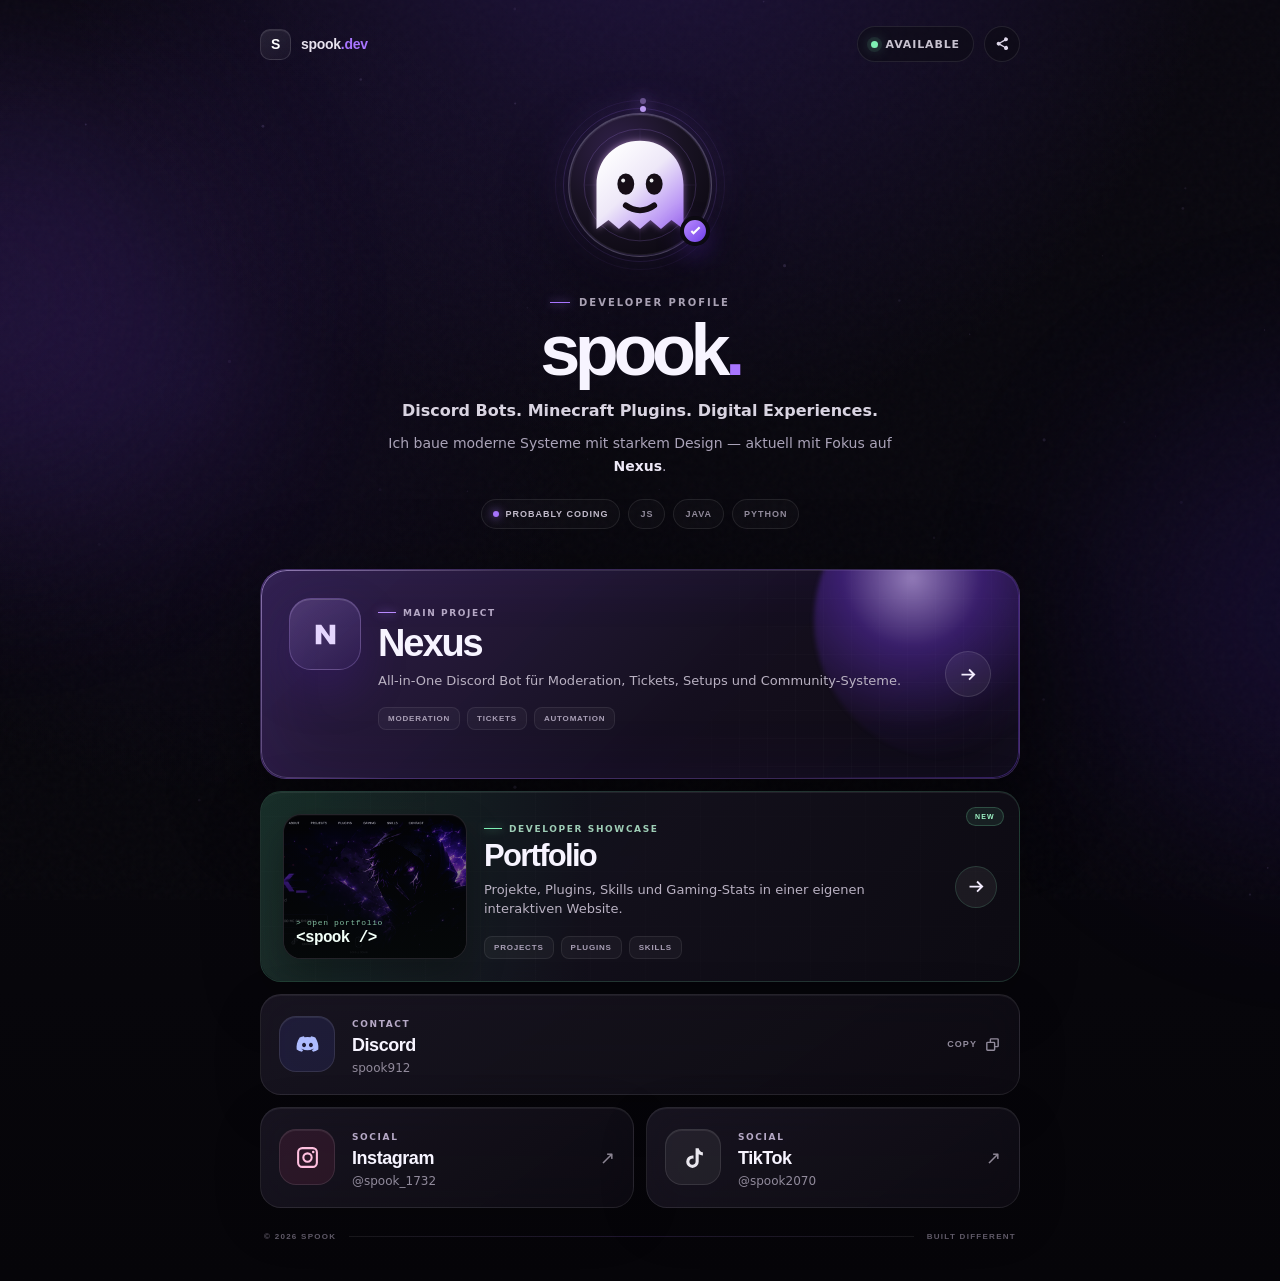
<file: index.html>
<!doctype html>
<html lang="de">
<head>
  <meta charset="utf-8">
  <meta name="viewport" content="width=device-width, initial-scale=1, viewport-fit=cover">
  <meta name="theme-color" content="#08070d">
  <meta name="color-scheme" content="dark">
  <meta name="description" content="spook — Developer Portfolio, Discord Bots, Minecraft Plugins, Nexus und Socials.">
  <meta property="og:title" content="spook — links & projects">
  <meta property="og:description" content="Portfolio, Nexus, Discord und Socials — alle wichtigen Links von spook.">
  <meta property="og:type" content="website">
  <title>spook — links & projects</title>
  <link rel="icon" href="assets/favicon.svg" type="image/svg+xml">
  <link rel="preload" href="assets/avatar.svg" as="image" type="image/svg+xml">
  <link rel="stylesheet" href="style.css">
  <script src="script.js" defer></script>
</head>
<body>
  <canvas class="ambient-canvas" id="ambientCanvas" aria-hidden="true"></canvas>
  <div class="ambient-glow glow-one" aria-hidden="true"></div>
  <div class="ambient-glow glow-two" aria-hidden="true"></div>
  <div class="noise" aria-hidden="true"></div>

  <main class="shell">
    <div class="topbar reveal" style="--delay: .02s">
      <a class="mini-brand" href="#top" aria-label="Nach oben">
        <span class="mini-mark">S</span>
        <span>spook<span class="accent">.dev</span></span>
      </a>

      <div class="top-actions">
        <span class="availability"><i></i> available</span>
        <button class="icon-button" id="shareButton" type="button" aria-label="Seite teilen">
          <svg viewBox="0 0 24 24" aria-hidden="true"><path d="M18 8a3 3 0 1 0-2.83-4A3 3 0 0 0 15 5c0 .23.03.45.08.66L8.9 9.2A3 3 0 0 0 7 8.5a3 3 0 1 0 1.9 5.3l6.18 3.54A3 3 0 0 0 15 18a3 3 0 1 0 1.1-2.32L9.92 12.14A3.1 3.1 0 0 0 10 11.5c0-.22-.03-.44-.08-.65l6.18-3.53A3 3 0 0 0 18 8Z"/></svg>
        </button>
      </div>
    </div>

    <section class="profile" id="top">
      <div class="avatar-wrap reveal" style="--delay: .08s">
        <div class="orbit orbit-a" aria-hidden="true"></div>
        <div class="orbit orbit-b" aria-hidden="true"></div>
        <div class="avatar-halo" aria-hidden="true"></div>
        <img class="avatar" src="assets/avatar.svg" alt="Spook Ghost Avatar" width="144" height="144">
        <span class="verified" title="Creator">
          <svg viewBox="0 0 24 24" aria-hidden="true"><path d="m9.2 16.6-4.1-4.1 2.1-2.1 2 2 7.6-7.6 2.1 2.1-9.7 9.7Z"/></svg>
        </span>
      </div>

      <div class="identity reveal" style="--delay: .13s">
        <p class="eyebrow"><span></span> DEVELOPER PROFILE</p>
        <h1>spook<span>.</span></h1>
        <p class="tagline">Discord Bots. Minecraft Plugins. Digital Experiences.</p>
        <p class="bio">Ich baue moderne Systeme mit starkem Design — aktuell mit Fokus auf <strong>Nexus</strong>.</p>

        <div class="profile-chips" aria-label="Technologien und Status">
          <span><i class="dot-code"></i> probably coding</span>
          <span>JS</span>
          <span>JAVA</span>
          <span>PYTHON</span>
        </div>
      </div>
    </section>

    <section class="links" aria-label="Links von spook">
      <a class="link-card featured reveal" style="--delay: .18s" href="https://spook2000.github.io/nexus/" target="_blank" rel="noopener noreferrer" data-tilt>
        <div class="featured-grid" aria-hidden="true"></div>
        <div class="featured-orb" aria-hidden="true"></div>
        <div class="link-icon nexus-icon" aria-hidden="true">
          <svg viewBox="0 0 48 48"><path d="M12 36V12h6.8l10.3 14.4V12H36v24h-6.7L18.9 21.5V36H12Z"/></svg>
        </div>
        <div class="link-copy">
          <span class="label"><i></i> MAIN PROJECT</span>
          <h2>Nexus</h2>
          <p>All-in-One Discord Bot für Moderation, Tickets, Setups und Community-Systeme.</p>
          <div class="feature-list" aria-hidden="true">
            <span>Moderation</span><span>Tickets</span><span>Automation</span>
          </div>
        </div>
        <span class="link-arrow" aria-hidden="true">
          <svg viewBox="0 0 24 24"><path d="M13.4 5.4 20 12l-6.6 6.6-1.5-1.5 4-4H4v-2h11.9l-4-4 1.5-1.7Z"/></svg>
        </span>
      </a>

      <a class="link-card portfolio-card reveal" style="--delay: .23s" href="portfolio/" data-tilt aria-label="Developer Portfolio von spook öffnen">
        <div class="portfolio-preview" aria-hidden="true">
          <img src="portfolio/assets/banner.jpg" alt="" loading="lazy">
          <div class="portfolio-preview-shade"></div>
          <div class="portfolio-terminal">
            <span>&gt; open portfolio</span>
            <strong>&lt;spook /&gt;</strong>
          </div>
        </div>
        <div class="link-copy portfolio-copy">
          <span class="label"><i></i> DEVELOPER SHOWCASE</span>
          <h2>Portfolio</h2>
          <p>Projekte, Plugins, Skills und Gaming-Stats in einer eigenen interaktiven Website.</p>
          <div class="feature-list" aria-hidden="true">
            <span>Projects</span><span>Plugins</span><span>Skills</span>
          </div>
        </div>
        <span class="new-badge" aria-hidden="true">NEW</span>
        <span class="link-arrow" aria-hidden="true">
          <svg viewBox="0 0 24 24"><path d="M13.4 5.4 20 12l-6.6 6.6-1.5-1.5 4-4H4v-2h11.9l-4-4 1.5-1.7Z"/></svg>
        </span>
      </a>

      <button class="link-card reveal" style="--delay: .28s" type="button" data-copy="spook912" data-tilt>
        <div class="link-icon discord-icon" aria-hidden="true">
          <svg viewBox="0 0 24 24"><path d="M19.5 5.3A16 16 0 0 0 15.4 4l-.5 1a14.7 14.7 0 0 0-5.8 0l-.5-1a16 16 0 0 0-4.1 1.3C1.9 9.2 1.2 13 1.6 16.7A16.6 16.6 0 0 0 6.7 19l1.2-1.7a10.4 10.4 0 0 1-1.8-.9l.4-.3a11.4 11.4 0 0 0 11 0l.5.3a12 12 0 0 1-1.9.9l1.2 1.7a16.6 16.6 0 0 0 5.1-2.3c.5-4.3-.8-8.1-2.9-11.4ZM8.7 14.7c-1 0-1.9-1-1.9-2.2s.8-2.2 1.9-2.2c1 0 1.9 1 1.9 2.2s-.9 2.2-1.9 2.2Zm6.6 0c-1 0-1.9-1-1.9-2.2s.8-2.2 1.9-2.2c1 0 1.9 1 1.9 2.2s-.9 2.2-1.9 2.2Z"/></svg>
        </div>
        <div class="link-copy compact">
          <span class="label">CONTACT</span>
          <h3>Discord</h3>
          <p>spook912</p>
        </div>
        <span class="card-action copy-action" aria-hidden="true">
          <span>COPY</span>
          <svg viewBox="0 0 24 24"><path d="M8 8V5a2 2 0 0 1 2-2h9a2 2 0 0 1 2 2v9a2 2 0 0 1-2 2h-3v3a2 2 0 0 1-2 2H5a2 2 0 0 1-2-2v-9a2 2 0 0 1 2-2h3Zm2 0h4a2 2 0 0 1 2 2v4h3V5h-9v3Zm4 2H5v9h9v-9Z"/></svg>
        </span>
      </button>

      <div class="social-row">
        <a class="link-card social reveal" style="--delay: .34s" href="https://www.instagram.com/spook_1732/" target="_blank" rel="noopener noreferrer" data-tilt>
          <div class="link-icon instagram-icon" aria-hidden="true">
            <svg viewBox="0 0 24 24"><path d="M7 2h10a5 5 0 0 1 5 5v10a5 5 0 0 1-5 5H7a5 5 0 0 1-5-5V7a5 5 0 0 1 5-5Zm0 2a3 3 0 0 0-3 3v10a3 3 0 0 0 3 3h10a3 3 0 0 0 3-3V7a3 3 0 0 0-3-3H7Zm10.5 1.5a1.25 1.25 0 1 1 0 2.5 1.25 1.25 0 0 1 0-2.5ZM12 7a5 5 0 1 1 0 10 5 5 0 0 1 0-10Zm0 2a3 3 0 1 0 0 6 3 3 0 0 0 0-6Z"/></svg>
          </div>
          <div class="link-copy compact">
            <span class="label">SOCIAL</span>
            <h3>Instagram</h3>
            <p>@spook_1732</p>
          </div>
          <span class="mini-arrow" aria-hidden="true">↗</span>
        </a>

        <a class="link-card social reveal" style="--delay: .39s" href="https://www.tiktok.com/@spook2070" target="_blank" rel="noopener noreferrer" data-tilt>
          <div class="link-icon tiktok-icon" aria-hidden="true">
            <svg viewBox="0 0 24 24"><path d="M14 3h3a5 5 0 0 0 4 4v3a8 8 0 0 1-4-1.1V16a6 6 0 1 1-6-6c.3 0 .7 0 1 .1v3.1a3 3 0 1 0 2 2.8V3Z"/></svg>
          </div>
          <div class="link-copy compact">
            <span class="label">SOCIAL</span>
            <h3>TikTok</h3>
            <p>@spook2070</p>
          </div>
          <span class="mini-arrow" aria-hidden="true">↗</span>
        </a>
      </div>
    </section>

    <footer class="footer reveal" style="--delay: .44s">
      <span>© 2026 SPOOK</span>
      <span class="footer-line"></span>
      <span>BUILT DIFFERENT</span>
    </footer>
  </main>

  <div class="toast" id="toast" role="status" aria-live="polite">
    <span class="toast-icon">✓</span>
    <span id="toastText">Discord-Name kopiert</span>
  </div>
</body>
</html>
</file>
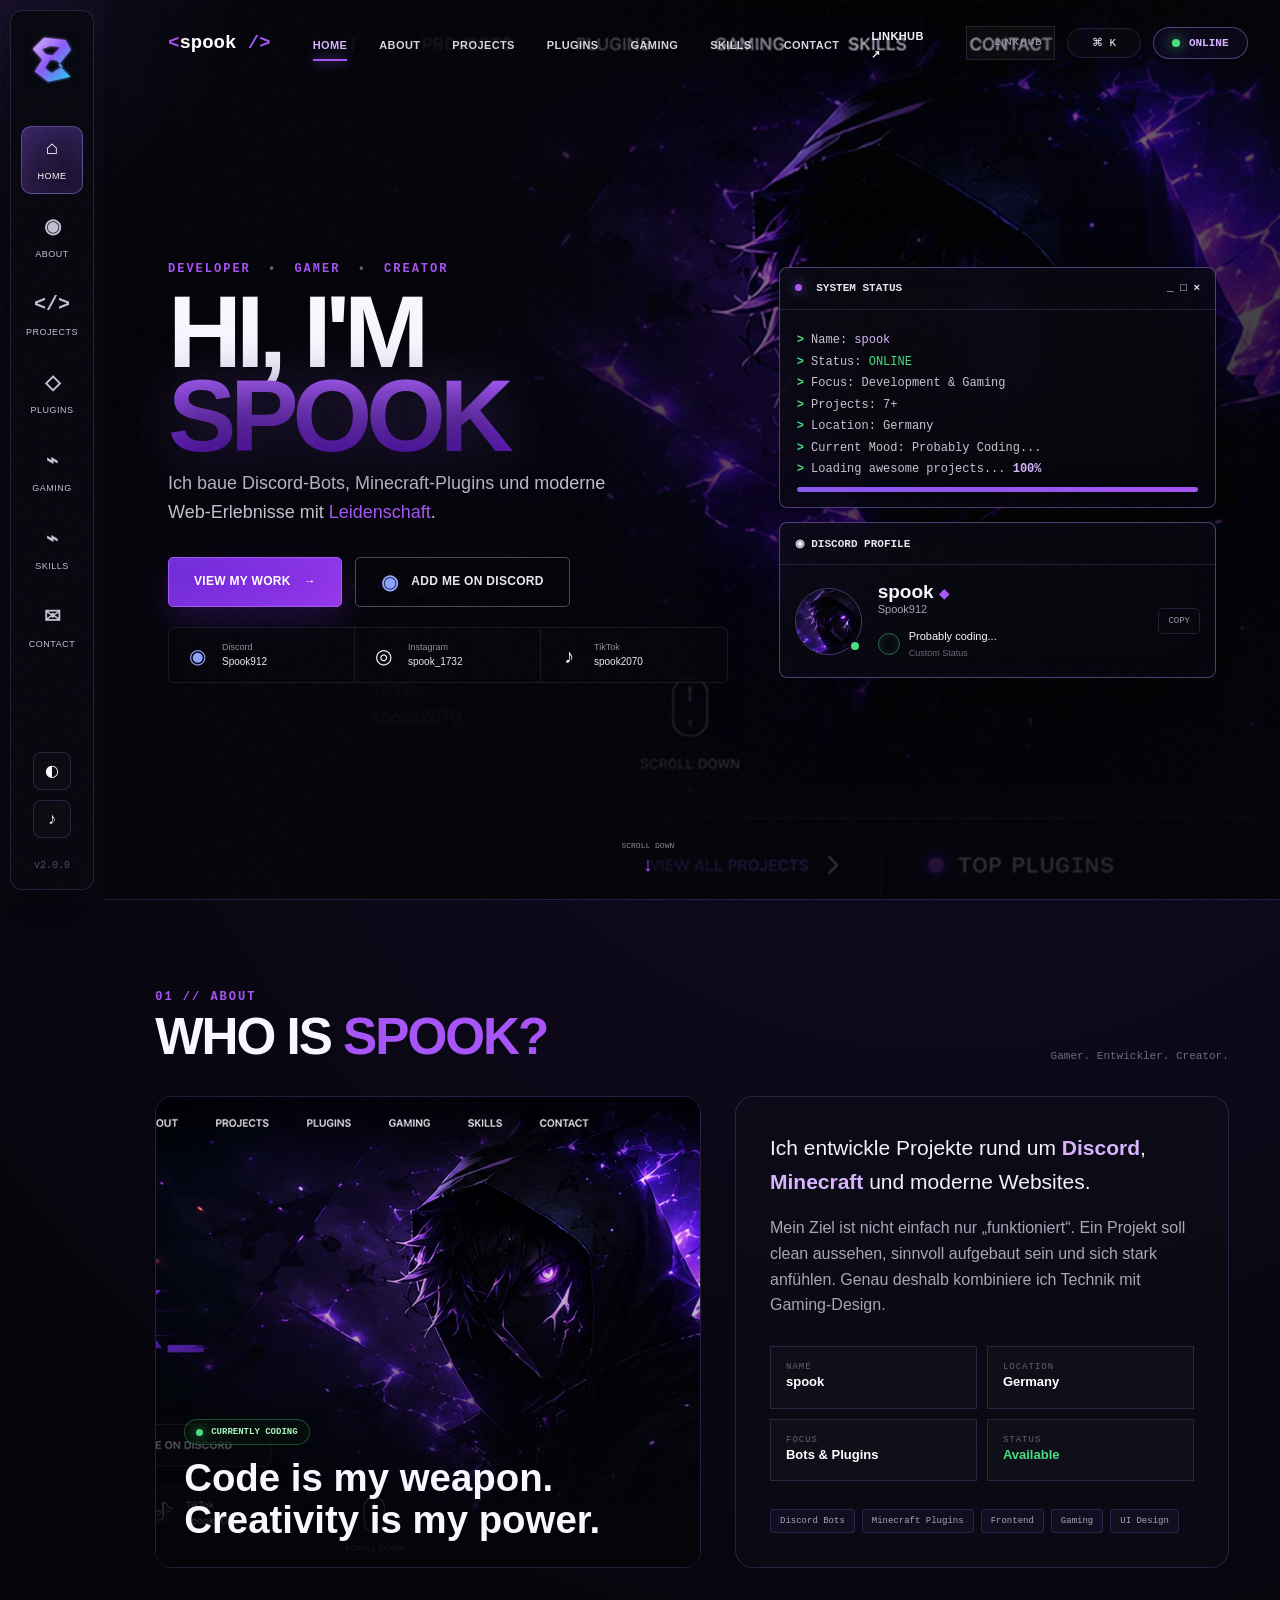
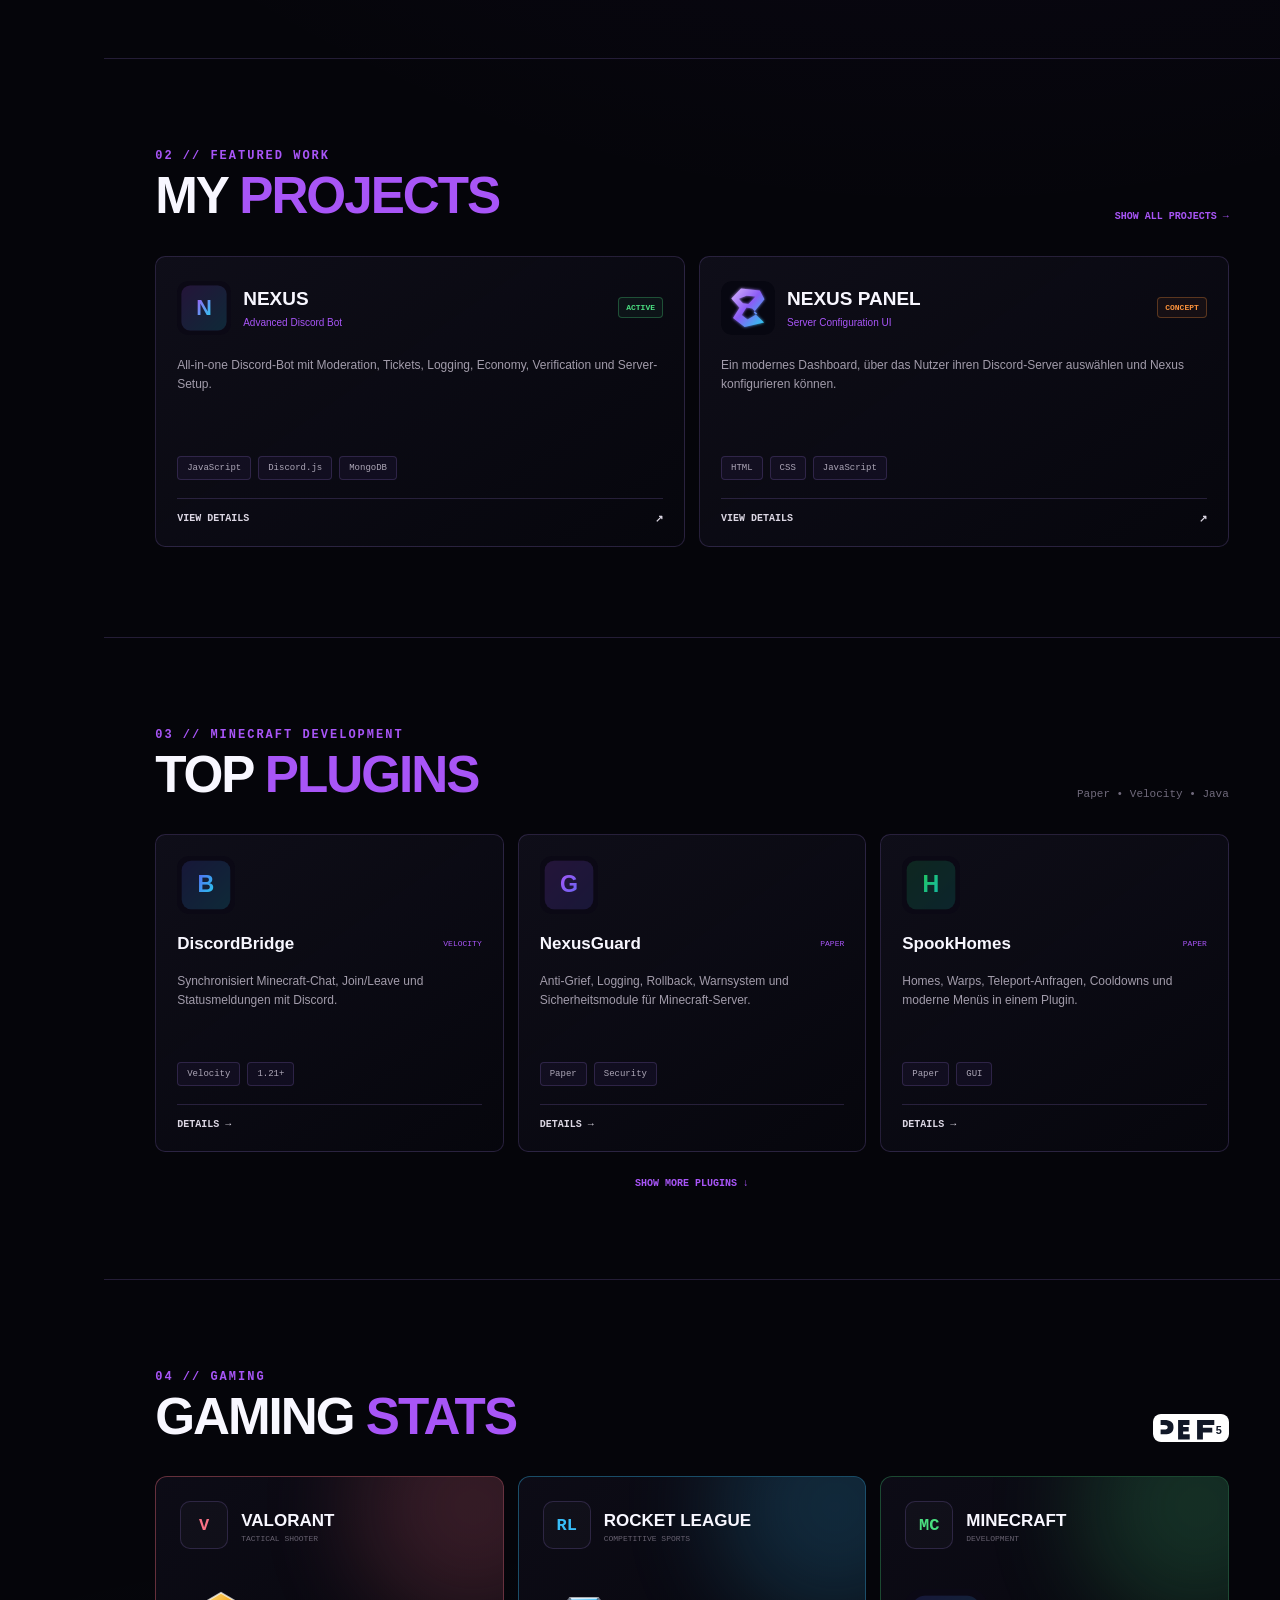
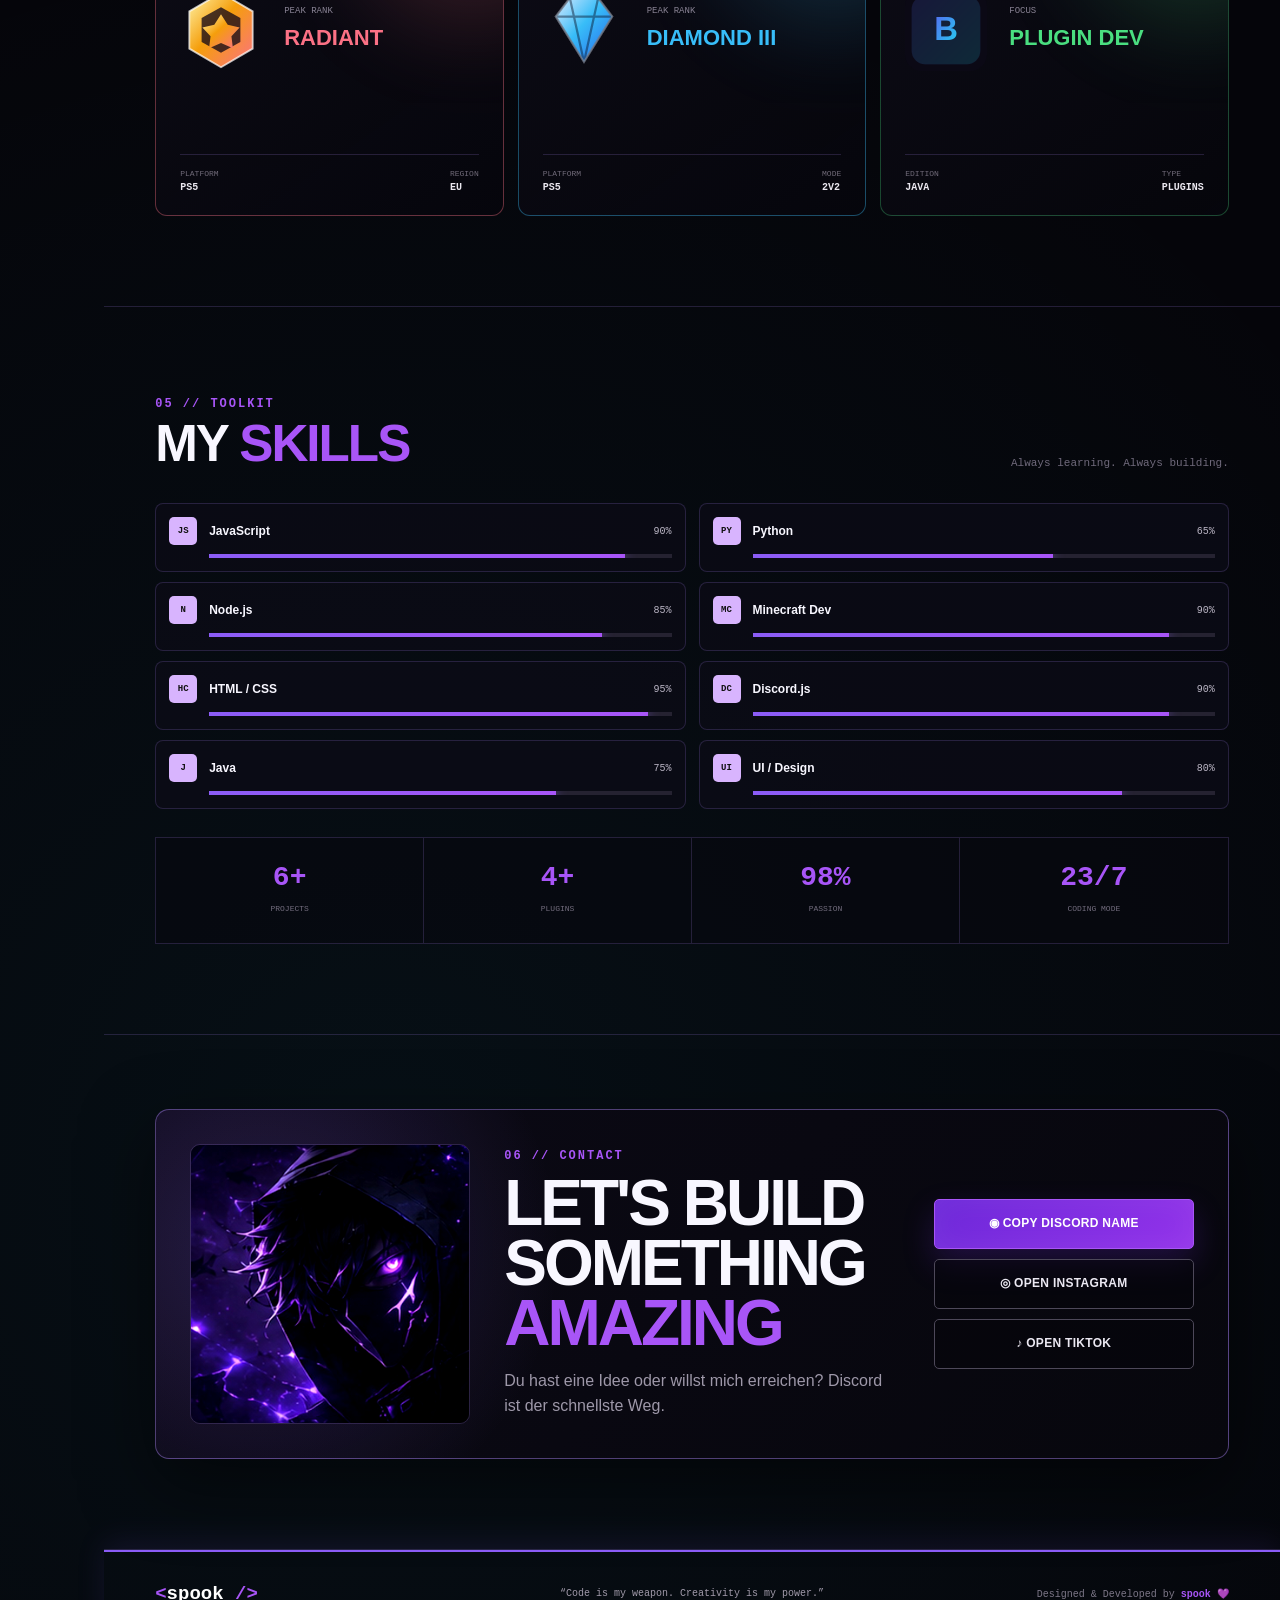
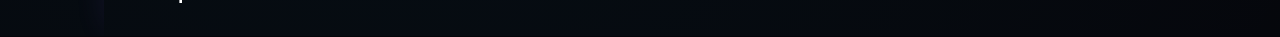
<file: portfolio/index.html>
<!DOCTYPE html>
<html lang="de">
<head>
  <meta charset="UTF-8">
  <meta name="viewport" content="width=device-width, initial-scale=1.0">
  <meta name="description" content="Offizielles Gaming- und Developer-Portfolio von spook. Discord-Bots, Minecraft-Plugins und Gaming.">
  <meta name="author" content="spook">
  <meta name="theme-color" content="#070711">
  <meta property="og:title" content="spook — Developer & Gamer">
  <meta property="og:description" content="Discord-Bots, Minecraft-Plugins und Gaming-Projekte.">
  <meta property="og:image" content="assets/banner.jpg">
  <title>spook — Developer & Gamer</title>
  <link rel="icon" href="assets/logo.svg" type="image/svg+xml">
  <link rel="stylesheet" href="style.css">
</head>
<body>
  <div class="boot-screen" id="bootScreen" aria-hidden="true">
    <div class="boot-box">
      <img src="assets/logo.svg" alt="">
      <div class="boot-title">&lt;SPOOK_SYSTEM /&gt;</div>
      <div class="boot-lines" id="bootLines"></div>
      <div class="boot-progress"><span id="bootProgress"></span></div>
      <small>INITIALIZING PORTFOLIO...</small>
    </div>
  </div>

  <div class="noise" aria-hidden="true"></div>
  <div class="cursor-glow" id="cursorGlow" aria-hidden="true"></div>
  <div class="page-progress" id="pageProgress" aria-hidden="true"></div>

  <aside class="sidebar" id="sidebar">
    <a class="sidebar-logo" href="#home" aria-label="Startseite">
      <img src="assets/logo.svg" alt="Spook Logo">
    </a>

    <nav class="side-nav" aria-label="Seitennavigation">
      <a class="side-link active" href="#home" data-label="Home">
        <span class="nav-icon">⌂</span><small>HOME</small>
      </a>
      <a class="side-link" href="#about" data-label="Über mich">
        <span class="nav-icon">◉</span><small>ABOUT</small>
      </a>
      <a class="side-link" href="#projects" data-label="Projekte">
        <span class="nav-icon">&lt;/&gt;</span><small>PROJECTS</small>
      </a>
      <a class="side-link" href="#plugins" data-label="Plugins">
        <span class="nav-icon">◇</span><small>PLUGINS</small>
      </a>
      <a class="side-link" href="#gaming" data-label="Gaming">
        <span class="nav-icon">⌁</span><small>GAMING</small>
      </a>
      <a class="side-link" href="#skills" data-label="Skills">
        <span class="nav-icon">⌁</span><small>SKILLS</small>
      </a>
      <a class="side-link" href="#contact" data-label="Kontakt">
        <span class="nav-icon">✉</span><small>CONTACT</small>
      </a>
    </nav>

    <div class="sidebar-bottom">
      <button class="sidebar-action" id="themeToggle" type="button" aria-label="Farbstil wechseln">◐</button>
      <button class="sidebar-action" id="soundToggle" type="button" aria-label="Sounds umschalten">♪</button>
      <small>v2.0.0</small>
    </div>
  </aside>

  <header class="topbar" id="topbar">
    <a class="wordmark" href="#home">&lt;<strong>spook</strong> /&gt;</a>

    <nav class="top-nav" id="topNav" aria-label="Hauptnavigation">
      <a class="top-link active" href="#home">HOME</a>
      <a class="top-link" href="#about">ABOUT</a>
      <a class="top-link" href="#projects">PROJECTS</a>
      <a class="top-link" href="#plugins">PLUGINS</a>
      <a class="top-link" href="#gaming">GAMING</a>
      <a class="top-link" href="#skills">SKILLS</a>
      <a class="top-link" href="#contact">CONTACT</a>
      <a class="top-link top-linkhub" href="../">LINKHUB ↗</a>
    </nav>

    <div class="top-actions">
      <a class="linkhub-return" href="../" aria-label="Zurück zum LinkHub">← <span>LINKHUB</span></a>
      <button class="mini-button" id="commandButton" type="button" title="Command-Menü öffnen">⌘ K</button>
      <div class="online-pill"><span></span> ONLINE</div>
      <button class="mobile-menu" id="mobileMenu" type="button" aria-label="Menü öffnen" aria-expanded="false">
        <i></i><i></i><i></i>
      </button>
    </div>
  </header>

  <main class="site-main">
    <section class="hero section-anchor" id="home">
      <div class="hero-art" aria-hidden="true">
        <img src="assets/hero-character.jpg" alt="">
        <div class="hero-art-overlay"></div>
      </div>

      <div class="hero-content reveal">
        <p class="kicker">DEVELOPER <span>•</span> GAMER <span>•</span> CREATOR</p>
        <h1>HI, I'M<br><strong>SPOOK_</strong></h1>
        <p class="hero-sub">
          Ich baue Discord-Bots, Minecraft-Plugins und moderne Web-Erlebnisse
          mit <span>Leidenschaft</span>.
        </p>

        <div class="hero-buttons">
          <a class="btn btn-primary magnetic" href="#projects">VIEW MY WORK <b>→</b></a>
          <button class="btn btn-outline magnetic copy-discord" type="button">
            <span class="discord-mark">◉</span> ADD ME ON DISCORD
          </button>
        </div>

        <div class="social-strip">
          <button class="social-item copy-discord" type="button">
            <span class="social-icon discord-bg">◉</span>
            <span><small>Discord</small><strong>Spook912</strong></span>
          </button>
          <a class="social-item" href="https://www.instagram.com/spook_1732/" target="_blank" rel="noopener">
            <span class="social-icon">◎</span>
            <span><small>Instagram</small><strong>spook_1732</strong></span>
          </a>
          <a class="social-item" href="https://www.tiktok.com/@spook2070" target="_blank" rel="noopener">
            <span class="social-icon">♪</span>
            <span><small>TikTok</small><strong>spook2070</strong></span>
          </a>
        </div>
      </div>

      <div class="hero-panels reveal">
        <article class="terminal-card glass-card">
          <div class="window-head">
            <span><i></i> SYSTEM STATUS</span>
            <div>_ □ ×</div>
          </div>
          <div class="terminal-body">
            <p><b>&gt;</b> Name: <span>spook</span></p>
            <p><b>&gt;</b> Status: <em>ONLINE</em></p>
            <p><b>&gt;</b> Focus: Development & Gaming</p>
            <p><b>&gt;</b> Projects: 7+</p>
            <p><b>&gt;</b> Location: Germany</p>
            <p><b>&gt;</b> Current Mood: Probably Coding...</p>
            <p><b>&gt;</b> Loading awesome projects... <strong>100%</strong></p>
            <div class="terminal-progress"><span></span></div>
          </div>
        </article>

        <article class="discord-profile glass-card">
          <div class="window-head">
            <span>◉ DISCORD PROFILE</span>
          </div>
          <div class="discord-profile-body">
            <div class="avatar">
              <img src="assets/avatar.jpg" alt="Cyber-Profilbild von spook">
              <i></i>
            </div>
            <div class="discord-info">
              <h2>spook <span>◆</span></h2>
              <p>Spook912</p>
              <div class="custom-status"><i></i><span>Probably coding...<small>Custom Status</small></span></div>
            </div>
            <button class="copy-mini copy-discord" type="button">COPY</button>
          </div>
        </article>
      </div>

      <a class="scroll-cue" href="#projects">
        <span>SCROLL DOWN</span>
        <i>↓</i>
      </a>
    </section>

    <section class="content-section section-anchor" id="about">
      <div class="section-header reveal">
        <div>
          <p class="section-kicker">01 // ABOUT</p>
          <h2>WHO IS <span>SPOOK?</span></h2>
        </div>
        <p class="section-note">Gamer. Entwickler. Creator.</p>
      </div>

      <div class="about-layout">
        <article class="about-banner reveal">
          <img src="assets/banner.jpg" alt="Cyber-Banner von spook">
          <div class="about-banner-overlay"></div>
          <div class="about-banner-copy">
            <span class="live-badge"><i></i> CURRENTLY CODING</span>
            <h3>Code is my weapon.<br>Creativity is my power.</h3>
          </div>
        </article>

        <div class="about-text reveal">
          <p class="lead">Ich entwickle Projekte rund um <strong>Discord</strong>, <strong>Minecraft</strong> und moderne Websites.</p>
          <p>Mein Ziel ist nicht einfach nur „funktioniert“. Ein Projekt soll clean aussehen, sinnvoll aufgebaut sein und sich stark anfühlen. Genau deshalb kombiniere ich Technik mit Gaming-Design.</p>
          <div class="about-facts">
            <div><span>NAME</span><strong>spook</strong></div>
            <div><span>LOCATION</span><strong>Germany</strong></div>
            <div><span>FOCUS</span><strong>Bots & Plugins</strong></div>
            <div><span>STATUS</span><strong class="green">Available</strong></div>
          </div>
          <div class="chip-row">
            <span>Discord Bots</span><span>Minecraft Plugins</span><span>Frontend</span><span>Gaming</span><span>UI Design</span>
          </div>
        </div>
      </div>
    </section>

    <section class="content-section section-anchor" id="projects">
      <div class="section-header reveal">
        <div>
          <p class="section-kicker">02 // FEATURED WORK</p>
          <h2>MY <span>PROJECTS</span></h2>
        </div>
        <button class="text-button" type="button" id="showAllProjects">SHOW ALL PROJECTS →</button>
      </div>

      <div class="projects-grid">
        <article class="project-card reveal" data-project="nexus">
          <div class="project-top">
            <img src="assets/nexus.svg" alt="">
            <div><h3>NEXUS</h3><p>Advanced Discord Bot</p></div>
            <span class="status-tag active">ACTIVE</span>
          </div>
          <p>All-in-one Discord-Bot mit Moderation, Tickets, Logging, Economy, Verification und Server-Setup.</p>
          <div class="tag-row"><span>JavaScript</span><span>Discord.js</span><span>MongoDB</span></div>
          <button class="card-link open-project" type="button">VIEW DETAILS <b>↗</b></button>
        </article>

        <article class="project-card reveal" data-project="dashboard">
          <div class="project-top">
            <img src="assets/logo.svg" alt="">
            <div><h3>NEXUS PANEL</h3><p>Server Configuration UI</p></div>
            <span class="status-tag concept">CONCEPT</span>
          </div>
          <p>Ein modernes Dashboard, über das Nutzer ihren Discord-Server auswählen und Nexus konfigurieren können.</p>
          <div class="tag-row"><span>HTML</span><span>CSS</span><span>JavaScript</span></div>
          <button class="card-link open-project" type="button">VIEW DETAILS <b>↗</b></button>
        </article>
      </div>
    </section>

    <section class="content-section section-anchor" id="plugins">
      <div class="section-header reveal">
        <div>
          <p class="section-kicker">03 // MINECRAFT DEVELOPMENT</p>
          <h2>TOP <span>PLUGINS</span></h2>
        </div>
        <p class="section-note">Paper • Velocity • Java</p>
      </div>

      <div class="plugin-grid">
        <article class="plugin-card reveal" data-project="bridge">
          <img src="assets/bridge.svg" alt="">
          <div class="plugin-title"><h3>DiscordBridge</h3><span>VELOCITY</span></div>
          <p>Synchronisiert Minecraft-Chat, Join/Leave und Statusmeldungen mit Discord.</p>
          <div class="tag-row"><span>Velocity</span><span>1.21+</span></div>
          <button class="open-project" type="button">DETAILS →</button>
        </article>

        <article class="plugin-card reveal" data-project="guard">
          <img src="assets/guard.svg" alt="">
          <div class="plugin-title"><h3>NexusGuard</h3><span>PAPER</span></div>
          <p>Anti-Grief, Logging, Rollback, Warnsystem und Sicherheitsmodule für Minecraft-Server.</p>
          <div class="tag-row"><span>Paper</span><span>Security</span></div>
          <button class="open-project" type="button">DETAILS →</button>
        </article>

        <article class="plugin-card reveal" data-project="homes">
          <img src="assets/homes.svg" alt="">
          <div class="plugin-title"><h3>SpookHomes</h3><span>PAPER</span></div>
          <p>Homes, Warps, Teleport-Anfragen, Cooldowns und moderne Menüs in einem Plugin.</p>
          <div class="tag-row"><span>Paper</span><span>GUI</span></div>
          <button class="open-project" type="button">DETAILS →</button>
        </article>

        <article class="plugin-card reveal extra-plugin" data-project="pulse">
          <img src="assets/pulse.svg" alt="">
          <div class="plugin-title"><h3>ServerPulse</h3><span>VELOCITY</span></div>
          <p>Live-Spielerzahlen, Netzwerkstatus, Wartungsmodus und Discord-Status in Echtzeit.</p>
          <div class="tag-row"><span>Velocity</span><span>Network</span></div>
          <button class="open-project" type="button">DETAILS →</button>
        </article>

        <article class="plugin-card reveal extra-plugin" data-project="items">
          <img src="assets/items.svg" alt="">
          <div class="plugin-title"><h3>CustomItems</h3><span>PAPER</span></div>
          <p>Eigene Items, Fähigkeiten, Rezepte, Seltenheiten und konfigurierbare Effekte.</p>
          <div class="tag-row"><span>Paper</span><span>Items</span></div>
          <button class="open-project" type="button">DETAILS →</button>
        </article>
      </div>

      <button class="expand-button reveal" id="expandPlugins" type="button">SHOW MORE PLUGINS ↓</button>
    </section>

    <section class="content-section section-anchor" id="gaming">
      <div class="section-header reveal">
        <div>
          <p class="section-kicker">04 // GAMING</p>
          <h2>GAMING <span>STATS</span></h2>
        </div>
        <div class="platform-badge"><img src="assets/ps5.svg" alt="PlayStation 5"></div>
      </div>

      <div class="gaming-grid">
        <article class="game-card valorant reveal">
          <div class="game-head">
            <span class="game-logo">V</span>
            <div><h3>VALORANT</h3><p>TACTICAL SHOOTER</p></div>
          </div>
          <div class="rank-block">
            <img src="assets/radiant.svg" alt="Radiant Rang">
            <div><span>PEAK RANK</span><strong>RADIANT</strong></div>
          </div>
          <div class="game-details">
            <span>PLATFORM <strong>PS5</strong></span>
            <span>REGION <strong>EU</strong></span>
          </div>
        </article>

        <article class="game-card rocket reveal">
          <div class="game-head">
            <span class="game-logo">RL</span>
            <div><h3>ROCKET LEAGUE</h3><p>COMPETITIVE SPORTS</p></div>
          </div>
          <div class="rank-block">
            <img src="assets/diamond.svg" alt="Diamond III Rang">
            <div><span>PEAK RANK</span><strong>DIAMOND III</strong></div>
          </div>
          <div class="game-details">
            <span>PLATFORM <strong>PS5</strong></span>
            <span>MODE <strong>2V2</strong></span>
          </div>
        </article>

        <article class="game-card minecraft reveal">
          <div class="game-head">
            <span class="game-logo">MC</span>
            <div><h3>MINECRAFT</h3><p>DEVELOPMENT</p></div>
          </div>
          <div class="rank-block">
            <img src="assets/bridge.svg" alt="">
            <div><span>FOCUS</span><strong>PLUGIN DEV</strong></div>
          </div>
          <div class="game-details">
            <span>EDITION <strong>JAVA</strong></span>
            <span>TYPE <strong>PLUGINS</strong></span>
          </div>
        </article>
      </div>
    </section>

    <section class="content-section section-anchor" id="skills">
      <div class="section-header reveal">
        <div>
          <p class="section-kicker">05 // TOOLKIT</p>
          <h2>MY <span>SKILLS</span></h2>
        </div>
        <p class="section-note">Always learning. Always building.</p>
      </div>

      <div class="skills-layout">
        <div class="skill-list reveal">
          <div class="skill-row"><div><span>JS</span><strong>JavaScript</strong><b>90%</b></div><div class="skill-track"><i data-width="90"></i></div></div>
          <div class="skill-row"><div><span>N</span><strong>Node.js</strong><b>85%</b></div><div class="skill-track"><i data-width="85"></i></div></div>
          <div class="skill-row"><div><span>HC</span><strong>HTML / CSS</strong><b>95%</b></div><div class="skill-track"><i data-width="95"></i></div></div>
          <div class="skill-row"><div><span>J</span><strong>Java</strong><b>75%</b></div><div class="skill-track"><i data-width="75"></i></div></div>
        </div>

        <div class="skill-list reveal">
          <div class="skill-row"><div><span>PY</span><strong>Python</strong><b>65%</b></div><div class="skill-track"><i data-width="65"></i></div></div>
          <div class="skill-row"><div><span>MC</span><strong>Minecraft Dev</strong><b>90%</b></div><div class="skill-track"><i data-width="90"></i></div></div>
          <div class="skill-row"><div><span>DC</span><strong>Discord.js</strong><b>90%</b></div><div class="skill-track"><i data-width="90"></i></div></div>
          <div class="skill-row"><div><span>UI</span><strong>UI / Design</strong><b>80%</b></div><div class="skill-track"><i data-width="80"></i></div></div>
        </div>
      </div>

      <div class="stats-grid reveal">
        <div><span class="counter" data-target="7" data-suffix="+">0+</span><small>PROJECTS</small></div>
        <div><span class="counter" data-target="5" data-suffix="+">0+</span><small>PLUGINS</small></div>
        <div><span class="counter" data-target="100" data-suffix="%">0%</span><small>PASSION</small></div>
        <div><span class="counter" data-target="24" data-suffix="/7">0/7</span><small>CODING MODE</small></div>
      </div>
    </section>

    <section class="contact-section section-anchor" id="contact">
      <div class="contact-card reveal">
        <div class="contact-character">
          <img src="assets/avatar.jpg" alt="Profilbild von spook">
        </div>
        <div class="contact-copy">
          <p class="section-kicker">06 // CONTACT</p>
          <h2>LET'S BUILD<br>SOMETHING <span>AMAZING</span></h2>
          <p>Du hast eine Idee oder willst mich erreichen? Discord ist der schnellste Weg.</p>
        </div>
        <div class="contact-actions">
          <button class="btn btn-primary copy-discord" type="button">◉ COPY DISCORD NAME</button>
          <a class="btn btn-outline" href="https://www.instagram.com/spook_1732/" target="_blank" rel="noopener">◎ OPEN INSTAGRAM</a>
          <a class="btn btn-outline" href="https://www.tiktok.com/@spook2070" target="_blank" rel="noopener">♪ OPEN TIKTOK</a>
        </div>
      </div>
    </section>
  </main>

  <footer class="site-footer">
    <a class="wordmark" href="#home">&lt;<strong>spook</strong> /&gt;</a>
    <p>“Code is my weapon. Creativity is my power.”</p>
    <span>Designed & Developed by <strong>spook</strong> 💜</span>
  </footer>

  <button class="back-top" id="backTop" type="button" aria-label="Nach oben scrollen">↑</button>
  <div class="toast" id="toast" role="status" aria-live="polite"></div>

  <div class="command-palette" id="commandPalette" aria-hidden="true">
    <div class="command-backdrop" data-close-command></div>
    <div class="command-box">
      <div class="command-search">
        <span>⌕</span>
        <input id="commandInput" type="text" placeholder="Gehe zu einem Bereich..." autocomplete="off">
        <kbd>ESC</kbd>
      </div>
      <div class="command-results">
        <button type="button" data-command-target="home">⌂ <span>Home</span><small>01</small></button>
        <button type="button" data-command-target="projects">&lt;/&gt; <span>Projects</span><small>02</small></button>
        <button type="button" data-command-target="plugins">◇ <span>Plugins</span><small>03</small></button>
        <button type="button" data-command-target="gaming">⌁ <span>Gaming</span><small>04</small></button>
        <button type="button" data-command-target="skills">⌁ <span>Skills</span><small>05</small></button>
        <button type="button" data-command-copy>◉ <span>Copy Discord: Spook912</span><small>COPY</small></button>
      </div>
    </div>
  </div>

  <div class="project-modal" id="projectModal" aria-hidden="true">
    <div class="modal-backdrop" data-close-modal></div>
    <article class="modal-card">
      <button class="modal-close" type="button" data-close-modal>×</button>
      <img id="modalIcon" src="assets/logo.svg" alt="">
      <p id="modalType">PROJECT</p>
      <h2 id="modalTitle">Project title</h2>
      <p id="modalDescription">Project description</p>
      <div class="modal-features" id="modalFeatures"></div>
      <div class="tag-row" id="modalTags"></div>
    </article>
  </div>

  <script src="script.js"></script>
</body>
</html>
</file>
<file: style.css>
:root {
  --bg: #08070d;
  --surface: rgba(20, 17, 29, .72);
  --surface-strong: rgba(24, 20, 35, .92);
  --line: rgba(255, 255, 255, .09);
  --line-strong: rgba(255, 255, 255, .16);
  --text: #f7f4ff;
  --muted: #aaa3b8;
  --accent: #a875ff;
  --accent-2: #6f38ff;
  --accent-soft: rgba(168, 117, 255, .16);
  --success: #7ef0b4;
  --shadow: 0 30px 90px rgba(0, 0, 0, .46);
  --radius: 26px;
}

* { box-sizing: border-box; }
html { scroll-behavior: smooth; }
body {
  min-height: 100vh;
  margin: 0;
  overflow-x: hidden;
  color: var(--text);
  background:
    radial-gradient(circle at 50% -12%, rgba(122, 67, 255, .20), transparent 38%),
    radial-gradient(circle at 15% 30%, rgba(83, 38, 170, .12), transparent 29%),
    linear-gradient(180deg, #0a0810 0%, var(--bg) 54%, #060509 100%);
  font-family: "Inter", system-ui, -apple-system, BlinkMacSystemFont, "Segoe UI", sans-serif;
  -webkit-font-smoothing: antialiased;
}

button, a { -webkit-tap-highlight-color: transparent; }
button { font: inherit; }
a { color: inherit; text-decoration: none; }
svg { display: block; }

.ambient-canvas {
  position: fixed;
  inset: 0;
  width: 100%;
  height: 100%;
  pointer-events: none;
  opacity: .45;
}

.ambient-glow {
  position: fixed;
  width: 460px;
  height: 460px;
  border-radius: 50%;
  filter: blur(100px);
  pointer-events: none;
  opacity: .14;
  animation: drift 14s ease-in-out infinite alternate;
}
.glow-one { top: 8%; left: -240px; background: #8a4cff; }
.glow-two { right: -280px; bottom: 6%; background: #5a27d8; animation-delay: -6s; }

.noise {
  position: fixed;
  inset: 0;
  pointer-events: none;
  opacity: .035;
  background-image: url("data:image/svg+xml,%3Csvg viewBox='0 0 180 180' xmlns='http://www.w3.org/2000/svg'%3E%3Cfilter id='n'%3E%3CfeTurbulence type='fractalNoise' baseFrequency='.9' numOctaves='3' stitchTiles='stitch'/%3E%3C/filter%3E%3Crect width='100%25' height='100%25' filter='url(%23n)' opacity='.65'/%3E%3C/svg%3E");
}

.shell {
  position: relative;
  z-index: 1;
  width: min(100% - 34px, 760px);
  margin: 0 auto;
  padding: 26px 0 40px;
}

.topbar {
  display: flex;
  align-items: center;
  justify-content: space-between;
  margin-bottom: 46px;
}

.mini-brand {
  display: inline-flex;
  align-items: center;
  gap: 10px;
  color: #e8e3ef;
  font-family: "Inter Display", "Inter", sans-serif;
  font-size: 14px;
  font-weight: 700;
  letter-spacing: -.02em;
}

.mini-mark {
  display: grid;
  width: 31px;
  height: 31px;
  place-items: center;
  border: 1px solid rgba(255, 255, 255, .12);
  border-radius: 10px;
  background: linear-gradient(145deg, rgba(255, 255, 255, .09), rgba(255, 255, 255, .03));
  box-shadow: inset 0 1px rgba(255, 255, 255, .08);
  color: white;
}
.accent { color: var(--accent); }

.top-actions { display: flex; align-items: center; gap: 10px; }
.availability {
  display: inline-flex;
  align-items: center;
  gap: 8px;
  min-height: 36px;
  padding: 0 13px;
  border: 1px solid var(--line);
  border-radius: 999px;
  background: rgba(14, 12, 20, .56);
  color: #c8c2d0;
  font-size: 11px;
  font-weight: 700;
  letter-spacing: .08em;
  text-transform: uppercase;
  backdrop-filter: blur(14px);
}
.availability i {
  width: 7px;
  height: 7px;
  border-radius: 50%;
  background: var(--success);
  box-shadow: 0 0 0 4px rgba(126, 240, 180, .09), 0 0 14px rgba(126, 240, 180, .65);
  animation: pulse 2s ease-in-out infinite;
}
.icon-button {
  display: grid;
  width: 36px;
  height: 36px;
  padding: 0;
  place-items: center;
  border: 1px solid var(--line);
  border-radius: 50%;
  background: rgba(14, 12, 20, .56);
  color: #ddd6e9;
  cursor: pointer;
  transition: transform .25s ease, border-color .25s ease, background .25s ease;
  backdrop-filter: blur(14px);
}
.icon-button svg { width: 16px; fill: currentColor; }
.icon-button:hover { transform: translateY(-2px); border-color: rgba(168, 117, 255, .42); background: rgba(168, 117, 255, .09); }

.profile { text-align: center; }
.avatar-wrap {
  position: relative;
  width: 154px;
  height: 154px;
  margin: 0 auto 26px;
}
.avatar-halo {
  position: absolute;
  inset: 16px;
  border-radius: 50%;
  background: var(--accent);
  filter: blur(28px);
  opacity: .28;
}
.avatar {
  position: absolute;
  inset: 5px;
  width: 144px;
  height: 144px;
  border: 1px solid rgba(255, 255, 255, .16);
  border-radius: 50%;
  background: linear-gradient(145deg, rgba(255, 255, 255, .08), rgba(255, 255, 255, .025));
  box-shadow: 0 25px 60px rgba(0, 0, 0, .5), inset 0 1px rgba(255, 255, 255, .12);
}
.orbit {
  position: absolute;
  inset: 0;
  border-radius: 50%;
  border: 1px solid rgba(168, 117, 255, .18);
}
.orbit::after {
  content: "";
  position: absolute;
  top: -3px;
  left: 50%;
  width: 6px;
  height: 6px;
  border-radius: 50%;
  background: #c8a7ff;
  box-shadow: 0 0 16px #a875ff;
}
.orbit-a { animation: spin 10s linear infinite; }
.orbit-b { inset: -8px; opacity: .45; animation: spin 16s linear infinite reverse; }
.verified {
  position: absolute;
  right: 7px;
  bottom: 16px;
  display: grid;
  width: 30px;
  height: 30px;
  place-items: center;
  border: 4px solid #0c0a12;
  border-radius: 50%;
  background: linear-gradient(135deg, #b98bff, #7040e8);
  box-shadow: 0 10px 24px rgba(67, 31, 140, .45);
}
.verified svg { width: 17px; fill: white; }

.eyebrow {
  display: inline-flex;
  align-items: center;
  gap: 9px;
  margin: 0 0 8px;
  color: #a9a1b4;
  font-size: 10px;
  font-weight: 700;
  letter-spacing: .20em;
}
.eyebrow span { width: 20px; height: 1px; background: var(--accent); box-shadow: 0 0 10px var(--accent); }
.identity h1 {
  margin: 0;
  font-family: "Inter Display", "Inter", sans-serif;
  font-size: clamp(48px, 10vw, 72px);
  line-height: .96;
  letter-spacing: -.075em;
}
.identity h1 span { color: var(--accent); }
.tagline {
  margin: 16px 0 0;
  color: #d9d4e1;
  font-size: clamp(14px, 2.2vw, 16px);
  font-weight: 600;
}
.bio {
  max-width: 530px;
  margin: 12px auto 0;
  color: var(--muted);
  font-size: 14px;
  line-height: 1.65;
}
.bio strong { color: #eee9f7; font-weight: 700; }
.profile-chips {
  display: flex;
  flex-wrap: wrap;
  justify-content: center;
  gap: 8px;
  margin-top: 21px;
}
.profile-chips span {
  display: inline-flex;
  align-items: center;
  min-height: 30px;
  padding: 0 11px;
  border: 1px solid var(--line);
  border-radius: 999px;
  background: rgba(255, 255, 255, .025);
  color: #938c9d;
  font-family: "Inter Display", "Inter", sans-serif;
  font-size: 9px;
  font-weight: 700;
  letter-spacing: .11em;
  text-transform: uppercase;
}
.profile-chips span:first-child { color: #c4bdcd; }
.dot-code {
  width: 6px;
  height: 6px;
  margin-right: 7px;
  border-radius: 50%;
  background: var(--accent);
  box-shadow: 0 0 10px var(--accent);
}

.links { margin-top: 40px; }
.link-card {
  position: relative;
  display: flex;
  width: 100%;
  min-height: 92px;
  align-items: center;
  gap: 17px;
  padding: 17px 18px;
  overflow: hidden;
  border: 1px solid var(--line);
  border-radius: 21px;
  background: linear-gradient(145deg, rgba(29, 25, 39, .76), rgba(14, 12, 20, .82));
  box-shadow: inset 0 1px rgba(255, 255, 255, .055), 0 15px 50px rgba(0, 0, 0, .16);
  color: var(--text);
  text-align: left;
  cursor: pointer;
  isolation: isolate;
  backdrop-filter: blur(20px);
  transform-style: preserve-3d;
  transition: border-color .28s ease, background .28s ease, box-shadow .28s ease, transform .16s ease;
}
.link-card::before {
  content: "";
  position: absolute;
  inset: 0;
  z-index: -1;
  background: radial-gradient(380px circle at var(--x, 50%) var(--y, 50%), rgba(168, 117, 255, .11), transparent 42%);
  opacity: 0;
  transition: opacity .3s ease;
}
.link-card:hover {
  border-color: rgba(168, 117, 255, .28);
  background: linear-gradient(145deg, rgba(35, 29, 49, .84), rgba(17, 14, 24, .88));
  box-shadow: inset 0 1px rgba(255, 255, 255, .07), 0 24px 65px rgba(0, 0, 0, .26);
}
.link-card:hover::before { opacity: 1; }

.featured {
  min-height: 210px;
  align-items: stretch;
  margin-bottom: 12px;
  padding: 28px;
  border-color: rgba(168, 117, 255, .25);
  border-radius: var(--radius);
  background:
    linear-gradient(135deg, rgba(54, 35, 85, .84), rgba(20, 15, 30, .92) 58%, rgba(12, 10, 17, .94)),
    var(--surface-strong);
  box-shadow: var(--shadow), inset 0 1px rgba(255, 255, 255, .10), inset 0 0 70px rgba(120, 62, 230, .08);
}
.featured::after {
  content: "";
  position: absolute;
  inset: 0;
  z-index: -1;
  border-radius: inherit;
  padding: 1px;
  background: linear-gradient(120deg, rgba(215, 188, 255, .54), transparent 28%, transparent 72%, rgba(132, 73, 255, .36));
  -webkit-mask: linear-gradient(#fff 0 0) content-box, linear-gradient(#fff 0 0);
  -webkit-mask-composite: xor;
  mask-composite: exclude;
  pointer-events: none;
}
.featured-grid {
  position: absolute;
  inset: 0 0 0 52%;
  z-index: -2;
  opacity: .22;
  background-image: linear-gradient(rgba(255,255,255,.075) 1px, transparent 1px), linear-gradient(90deg, rgba(255,255,255,.075) 1px, transparent 1px);
  background-size: 28px 28px;
  -webkit-mask-image: linear-gradient(90deg, transparent, #000 35%);
}
.featured-orb {
  position: absolute;
  right: -75px;
  top: -90px;
  z-index: -1;
  width: 280px;
  height: 280px;
  border-radius: 50%;
  background: radial-gradient(circle at 35% 35%, rgba(205, 174, 255, .68), rgba(119, 58, 235, .38) 27%, rgba(79, 30, 159, .10) 58%, transparent 72%);
  filter: blur(2px);
  animation: breathe 5s ease-in-out infinite;
}

.link-icon {
  display: grid;
  flex: 0 0 auto;
  width: 56px;
  height: 56px;
  place-items: center;
  border: 1px solid rgba(255, 255, 255, .10);
  border-radius: 17px;
  background: rgba(255, 255, 255, .055);
  box-shadow: inset 0 1px rgba(255,255,255,.08);
  transform: translateZ(18px);
}
.link-icon svg { width: 25px; fill: currentColor; }
.nexus-icon {
  align-self: flex-start;
  width: 72px;
  height: 72px;
  border-color: rgba(202, 169, 255, .25);
  border-radius: 22px;
  background: linear-gradient(145deg, rgba(191, 151, 255, .22), rgba(111, 56, 255, .10));
  color: #e5d6ff;
  box-shadow: inset 0 1px rgba(255,255,255,.15), 0 20px 45px rgba(64, 24, 139, .28);
}
.nexus-icon svg { width: 39px; }
.discord-icon { color: #aebcff; background: rgba(88, 101, 242, .12); }
.instagram-icon { color: #ffc0df; background: rgba(231, 75, 136, .10); }
.tiktok-icon { color: #eae8ef; background: rgba(255, 255, 255, .06); }

.link-copy { min-width: 0; position: relative; z-index: 1; transform: translateZ(12px); }
.link-copy .label {
  display: inline-flex;
  align-items: center;
  gap: 7px;
  margin-bottom: 6px;
  color: #b6a9c6;
  font-size: 9px;
  font-weight: 700;
  letter-spacing: .18em;
}
.link-copy .label i { width: 18px; height: 1px; background: #b98bff; box-shadow: 0 0 9px #a875ff; }
.link-copy h2,
.link-copy h3 { margin: 0; font-family: "Inter Display", "Inter", sans-serif; }
.link-copy h2 { font-size: 38px; line-height: 1; letter-spacing: -.055em; }
.link-copy h3 { font-size: 18px; letter-spacing: -.025em; }
.link-copy > p { margin: 9px 0 0; color: #b9b1c2; font-size: 13px; line-height: 1.5; }
.link-copy.compact > p { margin-top: 3px; color: #918a9b; font-size: 12px; }
.feature-list { display: flex; flex-wrap: wrap; gap: 7px; margin-top: 17px; }
.feature-list span {
  padding: 6px 9px;
  border: 1px solid rgba(255,255,255,.08);
  border-radius: 8px;
  background: rgba(255,255,255,.035);
  color: #aaa0b7;
  font-family: "Inter Display", "Inter", sans-serif;
  font-size: 8px;
  font-weight: 700;
  letter-spacing: .10em;
  text-transform: uppercase;
}

.link-arrow {
  display: grid;
  flex: 0 0 auto;
  align-self: center;
  width: 46px;
  height: 46px;
  margin-left: auto;
  place-items: center;
  border: 1px solid rgba(255,255,255,.12);
  border-radius: 50%;
  background: rgba(255,255,255,.06);
  transition: transform .3s ease, background .3s ease;
  transform: translateZ(20px);
}
.link-arrow svg { width: 21px; fill: #f4edff; }
.featured:hover .link-arrow { transform: translate3d(5px, 0, 20px); background: rgba(168,117,255,.17); }


.portfolio-card {
  min-height: 178px;
  margin-bottom: 12px;
  padding: 22px;
  border-color: rgba(126, 240, 180, .17);
  background:
    linear-gradient(125deg, rgba(16, 32, 31, .76), rgba(20, 17, 29, .92) 48%, rgba(13, 11, 19, .94));
  box-shadow: inset 0 1px rgba(255, 255, 255, .07), 0 20px 60px rgba(0, 0, 0, .24);
}
.portfolio-card::after {
  content: "";
  position: absolute;
  inset: 0;
  z-index: -1;
  border-radius: inherit;
  background:
    linear-gradient(90deg, rgba(126, 240, 180, .10), transparent 44%),
    repeating-linear-gradient(90deg, transparent 0 54px, rgba(255,255,255,.018) 55px),
    repeating-linear-gradient(0deg, transparent 0 54px, rgba(255,255,255,.018) 55px);
  pointer-events: none;
}
.portfolio-card:hover {
  border-color: rgba(126, 240, 180, .32);
  background: linear-gradient(125deg, rgba(19, 43, 40, .82), rgba(24, 20, 34, .94) 52%, rgba(14, 12, 20, .96));
}
.portfolio-preview {
  position: relative;
  flex: 0 0 184px;
  align-self: stretch;
  min-height: 132px;
  overflow: hidden;
  border: 1px solid rgba(255, 255, 255, .10);
  border-radius: 18px;
  background: #0b0a11;
  box-shadow: inset 0 1px rgba(255,255,255,.08), 0 18px 38px rgba(0,0,0,.28);
  transform: translateZ(14px);
}
.portfolio-preview img {
  width: 100%;
  height: 100%;
  object-fit: cover;
  object-position: center 30%;
  opacity: .64;
  filter: saturate(.82) contrast(1.08);
  transition: transform .45s ease, opacity .35s ease;
}
.portfolio-card:hover .portfolio-preview img { transform: scale(1.055); opacity: .78; }
.portfolio-preview-shade {
  position: absolute;
  inset: 0;
  background: linear-gradient(180deg, transparent 5%, rgba(5, 8, 9, .22) 42%, rgba(5, 8, 9, .92));
}
.portfolio-terminal {
  position: absolute;
  right: 12px;
  bottom: 11px;
  left: 12px;
  display: grid;
  gap: 2px;
  font-family: ui-monospace, "SFMono-Regular", Consolas, monospace;
}
.portfolio-terminal span {
  color: rgba(174, 255, 214, .72);
  font-size: 8px;
  letter-spacing: .08em;
}
.portfolio-terminal strong {
  color: #f2fff8;
  font-size: 16px;
  letter-spacing: -.04em;
}
.portfolio-copy { flex: 1; }
.portfolio-copy .label { color: #9ecdb6; }
.portfolio-copy .label i { background: var(--success); box-shadow: 0 0 9px rgba(126,240,180,.75); }
.portfolio-copy h2 { font-size: 31px; }
.new-badge {
  position: absolute;
  top: 15px;
  right: 15px;
  padding: 5px 8px;
  border: 1px solid rgba(126,240,180,.22);
  border-radius: 999px;
  background: rgba(126,240,180,.09);
  color: #9ff5c7;
  font-family: "Inter Display", "Inter", sans-serif;
  font-size: 7px;
  font-weight: 800;
  letter-spacing: .18em;
}
.portfolio-card .link-arrow {
  width: 42px;
  height: 42px;
  border-color: rgba(126,240,180,.16);
}
.portfolio-card:hover .link-arrow {
  transform: translate3d(5px, 0, 20px);
  background: rgba(126,240,180,.10);
}

.card-action {
  display: inline-flex;
  align-items: center;
  gap: 7px;
  margin-left: auto;
  color: #918a9b;
  font-family: "Inter Display", "Inter", sans-serif;
  font-size: 9px;
  font-weight: 700;
  letter-spacing: .12em;
  transform: translateZ(16px);
}
.card-action svg { width: 17px; fill: currentColor; }
.mini-arrow { margin-left: auto; color: #8d8695; font-size: 18px; transition: color .25s ease, transform .25s ease; }
.link-card:hover .mini-arrow { color: #d7c5f7; transform: translate(2px, -2px); }

.social-row { display: grid; grid-template-columns: repeat(2, minmax(0, 1fr)); gap: 12px; margin-top: 12px; }
.link-card.social { min-height: 96px; }

.footer {
  display: flex;
  align-items: center;
  gap: 13px;
  margin-top: 24px;
  padding: 0 4px;
  color: #5f5967;
  font-family: "Inter Display", "Inter", sans-serif;
  font-size: 8px;
  font-weight: 700;
  letter-spacing: .16em;
}
.footer-line { flex: 1; height: 1px; background: linear-gradient(90deg, rgba(255,255,255,.08), rgba(168,117,255,.16), rgba(255,255,255,.08)); }

.toast {
  position: fixed;
  z-index: 20;
  left: 50%;
  bottom: 24px;
  display: flex;
  align-items: center;
  gap: 10px;
  min-height: 48px;
  padding: 0 17px 0 10px;
  border: 1px solid rgba(255,255,255,.12);
  border-radius: 14px;
  background: rgba(20, 17, 27, .94);
  box-shadow: 0 20px 60px rgba(0,0,0,.46);
  color: #e8e3ee;
  font-size: 12px;
  opacity: 0;
  pointer-events: none;
  transform: translate(-50%, 20px) scale(.96);
  transition: opacity .25s ease, transform .25s ease;
  backdrop-filter: blur(18px);
}
.toast.show { opacity: 1; transform: translate(-50%, 0) scale(1); }
.toast-icon {
  display: grid;
  width: 28px;
  height: 28px;
  place-items: center;
  border-radius: 9px;
  background: rgba(126,240,180,.10);
  color: var(--success);
  font-weight: 700;
}

.reveal { opacity: 0; transform: translateY(14px); animation: reveal .72s cubic-bezier(.2,.75,.2,1) forwards; animation-delay: var(--delay, 0s); }

@keyframes reveal { to { opacity: 1; transform: translateY(0); } }
@keyframes spin { to { transform: rotate(360deg); } }
@keyframes pulse { 50% { opacity: .58; transform: scale(.86); } }
@keyframes breathe { 50% { transform: scale(1.07); opacity: .74; } }
@keyframes drift { to { transform: translate3d(60px, 40px, 0) scale(1.08); } }

@media (max-width: 620px) {
  .shell { width: min(100% - 24px, 760px); padding-top: 17px; }
  .topbar { margin-bottom: 38px; }
  .availability { min-height: 33px; padding: 0 10px; font-size: 9px; }
  .icon-button { width: 33px; height: 33px; }
  .avatar-wrap { width: 140px; height: 140px; }
  .avatar { inset: 6px; width: 128px; height: 128px; }
  .identity h1 { font-size: 56px; }
  .tagline { max-width: 310px; margin-left: auto; margin-right: auto; line-height: 1.45; }
  .bio { font-size: 13px; }
  .links { margin-top: 34px; }
  .featured { min-height: 244px; padding: 22px; align-items: flex-start; }
  .featured .nexus-icon { width: 60px; height: 60px; border-radius: 18px; }
  .featured .link-copy h2 { font-size: 34px; }
  .featured .link-copy > p { max-width: 270px; }
  .featured .link-arrow { position: absolute; right: 20px; bottom: 20px; }
  .featured-grid { left: 42%; }
  .portfolio-card { min-height: 330px; padding: 18px; align-items: flex-end; }
  .portfolio-preview { position: absolute; inset: 0; width: 100%; min-height: 0; border: 0; border-radius: inherit; opacity: .60; transform: none; }
  .portfolio-preview img { object-position: center 28%; }
  .portfolio-preview-shade { background: linear-gradient(180deg, rgba(8,8,13,.08), rgba(8,8,13,.54) 45%, rgba(8,8,13,.98) 78%); }
  .portfolio-terminal { display: none; }
  .portfolio-copy { align-self: flex-end; max-width: calc(100% - 46px); }
  .portfolio-copy h2 { font-size: 32px; }
  .portfolio-copy > p { max-width: 310px; }
  .portfolio-card .link-arrow { position: absolute; right: 18px; bottom: 18px; }
  .new-badge { top: 17px; right: 17px; }
  .social-row { grid-template-columns: 1fr; }
  .link-card { min-height: 84px; padding: 14px; border-radius: 18px; }
  .link-icon { width: 51px; height: 51px; border-radius: 15px; }
  .copy-action span { display: none; }
  .footer { margin-bottom: 4px; }
}

@media (max-width: 380px) {
  .mini-brand > span:last-child { display: none; }
  .profile-chips span:nth-last-child(-n+3) { display: none; }
  .featured { min-height: 260px; }
  .portfolio-card { min-height: 342px; }
  .portfolio-copy .feature-list span:last-child { display: none; }
  .feature-list span:last-child { display: none; }
  .link-copy h3 { font-size: 17px; }
}

@media (prefers-reduced-motion: reduce) {
  *, *::before, *::after { scroll-behavior: auto !important; animation-duration: .01ms !important; animation-iteration-count: 1 !important; transition-duration: .01ms !important; }
  .ambient-canvas { display: none; }
}
</file>
<file: portfolio/style.css>
:root {
  --bg: #05050a;
  --bg-2: #090812;
  --panel: rgba(12, 12, 22, 0.82);
  --panel-solid: #0c0b15;
  --panel-2: #11101d;
  --text: #f8f7ff;
  --muted: #9792a8;
  --line: rgba(176, 139, 255, 0.18);
  --line-strong: rgba(176, 139, 255, 0.42);
  --purple: #8b5cf6;
  --purple-2: #a855f7;
  --purple-3: #d8b4fe;
  --cyan: #22d3ee;
  --green: #4ade80;
  --red: #fb7185;
  --orange: #fb923c;
  --blue: #38bdf8;
  --shadow: 0 24px 70px rgba(0, 0, 0, 0.5);
  --sidebar: 104px;
  --topbar: 76px;
  --content-width: 1380px;
  --radius: 18px;
  --ease: cubic-bezier(0.2, 0.8, 0.2, 1);
}

body.neon-blue {
  --purple: #2563eb;
  --purple-2: #38bdf8;
  --purple-3: #a5f3fc;
  --cyan: #818cf8;
  --line: rgba(56, 189, 248, 0.2);
  --line-strong: rgba(56, 189, 248, 0.48);
}

* {
  box-sizing: border-box;
  margin: 0;
  padding: 0;
}
html {
  scroll-behavior: smooth;
  scroll-padding-top: 90px;
}
body {
  min-height: 100vh;
  overflow-x: hidden;
  color: var(--text);
  background:
    radial-gradient(
      circle at 74% 10%,
      rgba(124, 58, 237, 0.12),
      transparent 30%
    ),
    radial-gradient(
      circle at 30% 90%,
      rgba(34, 211, 238, 0.05),
      transparent 28%
    ),
    var(--bg);
  font-family: "Segoe UI", Inter, Arial, sans-serif;
  line-height: 1.6;
}
body.locked {
  overflow: hidden;
}
a {
  color: inherit;
  text-decoration: none;
}
button,
input {
  font: inherit;
}
button {
  color: inherit;
  cursor: pointer;
}
img {
  display: block;
  max-width: 100%;
}
::selection {
  color: #fff;
  background: var(--purple);
}
:focus-visible {
  outline: 2px solid var(--purple-3);
  outline-offset: 4px;
}

body::before {
  content: "";
  position: fixed;
  inset: 0;
  pointer-events: none;
  z-index: -3;
  background-image:
    linear-gradient(rgba(255, 255, 255, 0.018) 1px, transparent 1px),
    linear-gradient(90deg, rgba(255, 255, 255, 0.018) 1px, transparent 1px);
  background-size: 46px 46px;
  mask-image: linear-gradient(to bottom, black, transparent 92%);
}
.noise {
  position: fixed;
  inset: 0;
  z-index: 9998;
  pointer-events: none;
  opacity: 0.032;
  background-image: url("data:image/svg+xml,%3Csvg viewBox='0 0 180 180' xmlns='http://www.w3.org/2000/svg'%3E%3Cfilter id='n'%3E%3CfeTurbulence type='fractalNoise' baseFrequency='.95' numOctaves='4' stitchTiles='stitch'/%3E%3C/filter%3E%3Crect width='100%25' height='100%25' filter='url(%23n)' opacity='.7'/%3E%3C/svg%3E");
}
.cursor-glow {
  position: fixed;
  width: 520px;
  height: 520px;
  border-radius: 50%;
  transform: translate(-50%, -50%);
  background: radial-gradient(
    circle,
    rgba(139, 92, 246, 0.11),
    transparent 68%
  );
  z-index: -1;
  pointer-events: none;
}
.page-progress {
  position: fixed;
  top: 0;
  left: 0;
  width: 0;
  height: 2px;
  z-index: 10001;
  background: linear-gradient(90deg, var(--purple), var(--cyan));
  box-shadow: 0 0 15px var(--purple);
}

.boot-screen {
  position: fixed;
  inset: 0;
  display: grid;
  place-items: center;
  z-index: 10000;
  background: #030307;
  transition:
    opacity 0.7s var(--ease),
    visibility 0.7s;
}
.boot-screen.hidden {
  opacity: 0;
  visibility: hidden;
}
.boot-box {
  width: min(520px, calc(100% - 38px));
  padding: 34px;
  border: 1px solid var(--line-strong);
  background: rgba(9, 8, 17, 0.94);
  box-shadow: 0 0 90px rgba(139, 92, 246, 0.2);
}
.boot-box img {
  width: 72px;
  margin: 0 auto 18px;
}
.boot-title {
  text-align: center;
  font:
    700 20px Consolas,
    monospace;
  color: var(--purple-3);
}
.boot-lines {
  min-height: 112px;
  padding: 20px 0;
  color: #8b86a0;
  font:
    12px/1.8 Consolas,
    monospace;
}
.boot-lines p::before {
  content: "> ";
  color: var(--green);
}
.boot-progress {
  height: 4px;
  overflow: hidden;
  background: rgba(255, 255, 255, 0.08);
}
.boot-progress span {
  display: block;
  width: 0;
  height: 100%;
  background: linear-gradient(90deg, var(--purple), var(--cyan));
  box-shadow: 0 0 14px var(--purple);
  transition: width 0.25s;
}
.boot-box > small {
  display: block;
  margin-top: 12px;
  color: #5f5a6f;
  text-align: center;
  font:
    11px Consolas,
    monospace;
  letter-spacing: 2px;
}

.sidebar {
  position: fixed;
  inset: 10px auto 10px 10px;
  z-index: 800;
  width: calc(var(--sidebar) - 20px);
  padding: 18px 10px;
  display: flex;
  flex-direction: column;
  align-items: center;
  border: 1px solid var(--line);
  border-radius: 12px;
  background: rgba(8, 8, 15, 0.88);
  backdrop-filter: blur(22px);
  box-shadow: var(--shadow);
}
.sidebar-logo img {
  width: 62px;
  border-radius: 14px;
}
.side-nav {
  width: 100%;
  margin: 35px 0;
  display: grid;
  gap: 10px;
}
.side-link {
  min-height: 68px;
  padding: 7px 3px;
  display: grid;
  place-items: center;
  gap: 3px;
  border: 1px solid transparent;
  border-radius: 10px;
  color: #c4c0d1;
  transition: 0.25s var(--ease);
}
.side-link:hover,
.side-link.active {
  color: white;
  border-color: var(--line-strong);
  background: linear-gradient(
    145deg,
    rgba(139, 92, 246, 0.32),
    rgba(139, 92, 246, 0.08)
  );
  box-shadow: inset 0 0 22px rgba(139, 92, 246, 0.15);
}
.nav-icon {
  min-height: 24px;
  font:
    600 20px Consolas,
    monospace;
}
.side-link small {
  font-size: 9px;
  letter-spacing: 0.5px;
}
.sidebar-bottom {
  margin-top: auto;
  display: grid;
  place-items: center;
  gap: 10px;
}
.sidebar-action {
  width: 38px;
  height: 38px;
  border: 1px solid var(--line);
  border-radius: 8px;
  background: rgba(255, 255, 255, 0.02);
}
.sidebar-action:hover {
  border-color: var(--line-strong);
  background: rgba(139, 92, 246, 0.14);
}
.sidebar-bottom small {
  margin-top: 12px;
  color: #514c60;
  font:
    10px Consolas,
    monospace;
}

.topbar {
  position: fixed;
  top: 0;
  left: var(--sidebar);
  right: 0;
  z-index: 700;
  min-height: var(--topbar);
  padding: 0 5vw;
  display: flex;
  align-items: center;
  gap: 42px;
  border-bottom: 1px solid transparent;
  transition: 0.3s;
}
.topbar.scrolled {
  border-color: var(--line);
  background: rgba(5, 5, 10, 0.76);
  backdrop-filter: blur(20px);
}
.wordmark {
  white-space: nowrap;
  color: var(--purple-2);
  font:
    700 19px Consolas,
    monospace;
}
.wordmark strong {
  color: white;
}
.top-nav {
  display: flex;
  align-items: center;
  gap: 32px;
}
.top-link {
  position: relative;
  padding: 28px 0 22px;
  color: #d7d4df;
  font-size: 11px;
  font-weight: 700;
  letter-spacing: 0.4px;
}
.top-link::after {
  content: "";
  position: absolute;
  left: 0;
  right: 100%;
  bottom: 15px;
  height: 2px;
  background: var(--purple-2);
  box-shadow: 0 0 12px var(--purple);
  transition: 0.3s;
}
.top-link:hover,
.top-link.active {
  color: var(--purple-3);
}
.top-link:hover::after,
.top-link.active::after {
  right: 0;
}
.top-actions {
  margin-left: auto;
  display: flex;
  align-items: center;
  gap: 12px;
}
.mini-button {
  min-width: 74px;
  height: 30px;
  border: 1px solid var(--line);
  border-radius: 999px;
  background: rgba(255, 255, 255, 0.02);
  font:
    11px Consolas,
    monospace;
}
.online-pill {
  height: 32px;
  padding: 0 18px;
  display: flex;
  align-items: center;
  gap: 9px;
  border: 1px solid var(--line-strong);
  border-radius: 999px;
  color: var(--purple-3);
  font:
    700 11px Consolas,
    monospace;
  background: rgba(139, 92, 246, 0.06);
}
.online-pill span {
  width: 8px;
  height: 8px;
  border-radius: 50%;
  background: var(--green);
  box-shadow: 0 0 13px var(--green);
}
.mobile-menu {
  display: none;
  width: 42px;
  height: 42px;
  padding: 10px;
  border: 1px solid var(--line);
  background: var(--panel);
}
.mobile-menu i {
  display: block;
  height: 2px;
  margin: 4px 0;
  background: currentColor;
}

.site-main {
  margin-left: var(--sidebar);
}
.section-anchor {
  scroll-margin-top: 82px;
}

.hero {
  position: relative;
  min-height: 100vh;
  overflow: hidden;
  padding: 112px 5vw 66px;
  display: grid;
  grid-template-columns: minmax(420px, 1fr) minmax(370px, 0.78fr);
  gap: 50px;
  align-items: center;
  border-bottom: 1px solid var(--line);
}
.hero::before {
  content: "";
  position: absolute;
  inset: 0;
  z-index: -3;
  background: linear-gradient(
    90deg,
    rgba(5, 5, 10, 0.99) 0%,
    rgba(5, 5, 10, 0.88) 33%,
    rgba(5, 5, 10, 0.12) 63%,
    rgba(5, 5, 10, 0.52) 100%
  );
}
.hero-art {
  position: absolute;
  inset: 0 0 0 21%;
  z-index: -4;
}
.hero-art img {
  width: 100%;
  height: 100%;
  object-fit: cover;
  object-position: center 22%;
  filter: saturate(1.14) contrast(1.07);
}
.hero-art-overlay {
  position: absolute;
  inset: 0;
  background:
    radial-gradient(
      circle at 58% 40%,
      transparent 0 21%,
      rgba(5, 5, 10, 0.42) 66%
    ),
    linear-gradient(to bottom, rgba(5, 5, 10, 0.08), rgba(5, 5, 10, 0.66));
}
.hero-content {
  max-width: 610px;
}
.kicker,
.section-kicker {
  color: var(--purple-2);
  font:
    700 12px Consolas,
    monospace;
  letter-spacing: 2px;
}
.kicker span {
  color: #696273;
  margin: 0 8px;
}
.hero h1 {
  margin: 14px 0 12px;
  font-size: clamp(68px, 8vw, 116px);
  line-height: 0.82;
  letter-spacing: -6px;
  text-shadow: 0 12px 50px rgba(0, 0, 0, 0.7);
}
.hero h1 strong {
  display: inline-block;
  color: transparent;
  background: linear-gradient(180deg, #ad62ff, #5b16bf);
  -webkit-background-clip: text;
  filter: drop-shadow(0 0 24px rgba(139, 92, 246, 0.28));
}
.hero-sub {
  max-width: 480px;
  color: #c5c1ce;
  font-size: 18px;
}
.hero-sub span {
  color: var(--purple-2);
}
.hero-buttons {
  margin: 30px 0 20px;
  display: flex;
  flex-wrap: wrap;
  gap: 13px;
}
.btn {
  min-height: 50px;
  padding: 0 25px;
  border-radius: 5px;
  border: 1px solid transparent;
  display: inline-flex;
  align-items: center;
  justify-content: center;
  gap: 13px;
  font-size: 12px;
  font-weight: 800;
  letter-spacing: 0.3px;
  transition:
    transform 0.25s var(--ease),
    box-shadow 0.25s,
    border 0.25s;
}
.btn:hover {
  transform: translateY(-3px);
}
.btn-primary {
  color: white;
  background: linear-gradient(135deg, #6d28d9, #9333ea);
  border-color: #a855f7;
  box-shadow:
    inset 0 0 30px rgba(255, 255, 255, 0.06),
    0 14px 32px rgba(109, 40, 217, 0.24);
}
.btn-outline {
  color: #ebe8f2;
  background: rgba(5, 5, 10, 0.52);
  border-color: #4d4859;
}
.btn-outline:hover {
  border-color: var(--purple-2);
  background: rgba(139, 92, 246, 0.1);
}
.discord-mark {
  color: #8ea1ff;
  font-size: 20px;
}
.social-strip {
  width: min(100%, 560px);
  display: grid;
  grid-template-columns: repeat(3, 1fr);
  border: 1px solid rgba(255, 255, 255, 0.08);
  border-radius: 6px;
  overflow: hidden;
  background: rgba(7, 7, 13, 0.62);
  backdrop-filter: blur(12px);
}
.social-item {
  min-width: 0;
  padding: 12px 13px;
  display: flex;
  gap: 10px;
  align-items: center;
  text-align: left;
  border: 0;
  border-right: 1px solid rgba(255, 255, 255, 0.08);
  background: transparent;
  transition: 0.25s;
}
.social-item:last-child {
  border-right: 0;
}
.social-item:hover {
  background: rgba(139, 92, 246, 0.13);
}
.social-icon {
  width: 30px;
  height: 30px;
  flex: 0 0 30px;
  display: grid;
  place-items: center;
  border-radius: 7px;
  font-size: 20px;
}
.discord-bg {
  color: #8ea1ff;
}
.social-item small,
.social-item strong {
  display: block;
  overflow: hidden;
  text-overflow: ellipsis;
}
.social-item small {
  color: #928d9e;
  font-size: 9px;
}
.social-item strong {
  color: #eeeaf5;
  font-size: 10px;
  font-weight: 500;
}

.hero-panels {
  display: grid;
  gap: 14px;
  align-self: center;
}
.glass-card {
  border: 1px solid var(--line-strong);
  border-radius: 8px;
  overflow: hidden;
  background: linear-gradient(
    150deg,
    rgba(9, 9, 17, 0.92),
    rgba(6, 6, 12, 0.77)
  );
  backdrop-filter: blur(22px);
  box-shadow:
    var(--shadow),
    inset 0 0 35px rgba(139, 92, 246, 0.035);
}
.window-head {
  height: 42px;
  padding: 0 15px;
  display: flex;
  justify-content: space-between;
  align-items: center;
  border-bottom: 1px solid var(--line);
  color: #e9e6f0;
  font:
    700 11px Consolas,
    monospace;
}
.window-head span i {
  display: inline-block;
  width: 7px;
  height: 7px;
  margin-right: 8px;
  border-radius: 50%;
  background: var(--purple-2);
  box-shadow: 0 0 12px var(--purple);
}
.terminal-body {
  padding: 20px 17px 15px;
  font:
    12px/1.8 Consolas,
    monospace;
  color: #c9c4d2;
}
.terminal-body b {
  color: var(--green);
}
.terminal-body p span,
.terminal-body p strong {
  color: var(--purple-3);
}
.terminal-body em {
  color: var(--green);
  font-style: normal;
}
.terminal-progress {
  height: 5px;
  overflow: hidden;
  margin-top: 6px;
  border-radius: 99px;
  background: #211f2d;
}
.terminal-progress span {
  display: block;
  width: 100%;
  height: 100%;
  background: linear-gradient(90deg, var(--purple), var(--purple-2));
  box-shadow: 0 0 12px var(--purple);
}
.discord-profile-body {
  position: relative;
  min-height: 112px;
  padding: 15px;
  display: flex;
  align-items: center;
  gap: 16px;
}
.avatar {
  position: relative;
  width: 67px;
  height: 67px;
  flex: 0 0 67px;
}
.avatar img {
  width: 100%;
  height: 100%;
  border-radius: 50%;
  object-fit: cover;
  border: 1px solid var(--line-strong);
}
.avatar i {
  position: absolute;
  right: 0;
  bottom: 2px;
  width: 14px;
  height: 14px;
  border: 3px solid #090913;
  border-radius: 50%;
  background: var(--green);
}
.discord-info h2 {
  line-height: 1;
  font-size: 19px;
}
.discord-info h2 span {
  color: var(--purple-2);
  font-size: 13px;
}
.discord-info > p {
  color: #aaa4b7;
  font-size: 11px;
}
.custom-status {
  margin-top: 10px;
  display: flex;
  align-items: center;
  gap: 9px;
  font-size: 11px;
}
.custom-status i {
  width: 22px;
  height: 22px;
  border: 1px solid rgba(74, 222, 128, 0.45);
  border-radius: 50%;
  box-shadow: inset 0 0 10px rgba(74, 222, 128, 0.12);
}
.custom-status span small {
  display: block;
  color: #6e6879;
  font-size: 9px;
}
.copy-mini {
  margin-left: auto;
  padding: 7px 9px;
  border: 1px solid var(--line);
  border-radius: 5px;
  background: transparent;
  color: #9b95a8;
  font:
    9px Consolas,
    monospace;
}
.copy-mini:hover {
  border-color: var(--purple-2);
  color: white;
}
.scroll-cue {
  position: absolute;
  left: 44%;
  bottom: 22px;
  display: grid;
  place-items: center;
  gap: 4px;
  color: #8b8596;
  font:
    8px Consolas,
    monospace;
}
.scroll-cue i {
  font-size: 20px;
  color: var(--purple-2);
  animation: bounce 1.5s infinite;
}
@keyframes bounce {
  50% {
    transform: translateY(5px);
  }
}

.content-section {
  padding: 90px 4vw;
  border-bottom: 1px solid var(--line);
}
.section-header {
  width: min(100%, var(--content-width));
  margin: 0 auto 34px;
  display: flex;
  align-items: end;
  justify-content: space-between;
  gap: 25px;
}
.section-header h2 {
  margin-top: 7px;
  font-size: clamp(35px, 4vw, 57px);
  line-height: 1;
  letter-spacing: -2px;
}
.section-header h2 span,
.contact-copy h2 span {
  color: var(--purple-2);
}
.section-note {
  color: #706a7c;
  font:
    11px Consolas,
    monospace;
}
.text-button,
.expand-button {
  border: 0;
  background: transparent;
  color: var(--purple-2);
  font:
    700 10px Consolas,
    monospace;
}
.text-button:hover,
.expand-button:hover {
  color: var(--purple-3);
}

.about-layout {
  width: min(100%, var(--content-width));
  margin: 0 auto;
  display: grid;
  grid-template-columns: 1.05fr 0.95fr;
  gap: 34px;
}
.about-banner {
  position: relative;
  min-height: 470px;
  overflow: hidden;
  border: 1px solid var(--line);
  border-radius: var(--radius);
}
.about-banner img {
  width: 100%;
  height: 100%;
  object-fit: cover;
  position: absolute;
  inset: 0;
}
.about-banner-overlay {
  position: absolute;
  inset: 0;
  background: linear-gradient(
    to top,
    rgba(4, 4, 9, 0.98),
    rgba(5, 5, 10, 0.05) 70%
  );
}
.about-banner-copy {
  position: absolute;
  left: 28px;
  right: 28px;
  bottom: 27px;
}
.about-banner-copy h3 {
  margin-top: 12px;
  font-size: clamp(28px, 3vw, 46px);
  line-height: 1.08;
}
.live-badge {
  width: max-content;
  padding: 7px 11px;
  display: flex;
  align-items: center;
  gap: 8px;
  border: 1px solid rgba(74, 222, 128, 0.32);
  border-radius: 99px;
  background: rgba(8, 18, 12, 0.65);
  color: #a7f3bd;
  font:
    700 9px Consolas,
    monospace;
}
.live-badge i {
  width: 7px;
  height: 7px;
  border-radius: 50%;
  background: var(--green);
  box-shadow: 0 0 12px var(--green);
}
.about-text {
  padding: 34px;
  border: 1px solid var(--line);
  border-radius: var(--radius);
  background: var(--panel);
}
.about-text > p {
  color: #aaa5b6;
  margin-bottom: 17px;
}
.about-text .lead {
  color: #f3f0f8;
  font-size: 21px;
}
.about-text strong {
  color: var(--purple-3);
}
.about-facts {
  display: grid;
  grid-template-columns: 1fr 1fr;
  gap: 10px;
  margin: 28px 0;
}
.about-facts div {
  padding: 15px;
  border: 1px solid var(--line);
  background: rgba(255, 255, 255, 0.018);
}
.about-facts span,
.about-facts strong {
  display: block;
}
.about-facts span {
  color: #676171;
  font:
    9px Consolas,
    monospace;
  letter-spacing: 1px;
}
.about-facts strong {
  color: white;
  font-size: 13px;
}
.about-facts .green {
  color: var(--green);
}
.chip-row,
.tag-row {
  display: flex;
  flex-wrap: wrap;
  gap: 7px;
}
.chip-row span,
.tag-row span {
  padding: 6px 9px;
  border: 1px solid var(--line);
  border-radius: 4px;
  background: rgba(139, 92, 246, 0.06);
  color: #aca6b7;
  font:
    9px Consolas,
    monospace;
}

.projects-grid,
.plugin-grid,
.gaming-grid {
  width: min(100%, var(--content-width));
  margin: 0 auto;
  display: grid;
  gap: 14px;
}
.projects-grid {
  grid-template-columns: repeat(2, minmax(0, 1fr));
}
.project-card,
.plugin-card {
  min-width: 0;
  padding: 21px;
  border: 1px solid var(--line);
  border-radius: 10px;
  background: linear-gradient(
    145deg,
    rgba(16, 15, 27, 0.92),
    rgba(7, 7, 13, 0.88)
  );
  transition:
    transform 0.3s var(--ease),
    border 0.3s,
    box-shadow 0.3s;
}
.project-card:hover,
.plugin-card:hover {
  transform: translateY(-6px);
  border-color: var(--line-strong);
  box-shadow:
    0 20px 50px rgba(0, 0, 0, 0.35),
    inset 0 0 30px rgba(139, 92, 246, 0.035);
}
.project-top {
  min-height: 60px;
  display: grid;
  grid-template-columns: 54px 1fr auto;
  gap: 12px;
  align-items: center;
}
.project-top img {
  width: 54px;
  height: 54px;
  border-radius: 10px;
}
.project-top h3 {
  font-size: 19px;
}
.project-top p {
  color: var(--purple-2);
  font-size: 10px;
}
.status-tag {
  padding: 5px 7px;
  border: 1px solid;
  border-radius: 4px;
  font:
    700 8px Consolas,
    monospace;
}
.status-tag.active {
  color: var(--green);
  border-color: rgba(74, 222, 128, 0.3);
  background: rgba(74, 222, 128, 0.05);
}
.status-tag.concept {
  color: var(--orange);
  border-color: rgba(251, 146, 60, 0.3);
  background: rgba(251, 146, 60, 0.05);
}
.project-card > p {
  min-height: 82px;
  margin: 18px 0;
  color: #a29cab;
  font-size: 12px;
}
.card-link,
.plugin-card > button {
  width: 100%;
  margin-top: 18px;
  padding-top: 14px;
  display: flex;
  justify-content: space-between;
  border: 0;
  border-top: 1px solid var(--line);
  background: transparent;
  color: #dcd7e4;
  font:
    700 10px Consolas,
    monospace;
}
.card-link:hover,
.plugin-card > button:hover {
  color: var(--purple-2);
}

.plugin-grid {
  grid-template-columns: repeat(3, 1fr);
}
.plugin-card img {
  width: 58px;
  height: 58px;
  border-radius: 10px;
  margin-bottom: 16px;
}
.plugin-title {
  display: flex;
  align-items: center;
  justify-content: space-between;
  gap: 15px;
}
.plugin-title h3 {
  font-size: 17px;
}
.plugin-title span {
  color: var(--purple-2);
  font:
    8px Consolas,
    monospace;
}
.plugin-card > p {
  min-height: 75px;
  margin: 15px 0;
  color: #a29cab;
  font-size: 12px;
}
.extra-plugin {
  display: none;
}
.extra-plugin.show {
  display: block;
  animation: appear 0.4s var(--ease);
}
@keyframes appear {
  from {
    opacity: 0;
    transform: translateY(15px);
  }
}
.expand-button {
  display: block;
  margin: 26px auto 0;
}

.platform-badge img {
  width: 76px;
  height: auto;
  border-radius: 8px;
}
.gaming-grid {
  grid-template-columns: repeat(3, 1fr);
}
.game-card {
  position: relative;
  min-height: 340px;
  padding: 24px;
  overflow: hidden;
  border: 1px solid var(--line);
  border-radius: 12px;
  background: linear-gradient(
    145deg,
    rgba(13, 12, 23, 0.96),
    rgba(6, 6, 12, 0.9)
  );
}
.game-card::before {
  content: "";
  position: absolute;
  width: 240px;
  height: 240px;
  right: -90px;
  top: -90px;
  border-radius: 50%;
  filter: blur(50px);
  opacity: 0.18;
}
.game-card.valorant {
  border-color: rgba(251, 113, 133, 0.38);
}
.game-card.valorant::before {
  background: var(--red);
}
.game-card.rocket {
  border-color: rgba(56, 189, 248, 0.38);
}
.game-card.rocket::before {
  background: var(--blue);
}
.game-card.minecraft {
  border-color: rgba(74, 222, 128, 0.3);
}
.game-card.minecraft::before {
  background: var(--green);
}
.game-head {
  position: relative;
  display: flex;
  align-items: center;
  gap: 13px;
}
.game-logo {
  width: 48px;
  height: 48px;
  display: grid;
  place-items: center;
  border: 1px solid var(--line);
  border-radius: 10px;
  font:
    900 17px Consolas,
    monospace;
  background: rgba(255, 255, 255, 0.025);
}
.valorant .game-logo,
.valorant .rank-block strong {
  color: var(--red);
}
.rocket .game-logo,
.rocket .rank-block strong {
  color: var(--blue);
}
.minecraft .game-logo,
.minecraft .rank-block strong {
  color: var(--green);
}
.game-head h3 {
  font-size: 17px;
}
.game-head p {
  color: #676170;
  font:
    8px Consolas,
    monospace;
}
.rank-block {
  position: relative;
  margin: 40px 0;
  display: flex;
  align-items: center;
  gap: 22px;
}
.rank-block img {
  width: 82px;
  height: 82px;
  object-fit: contain;
}
.rank-block span,
.rank-block strong {
  display: block;
}
.rank-block span {
  color: #898394;
  font:
    9px Consolas,
    monospace;
}
.rank-block strong {
  margin-top: 4px;
  font-size: 22px;
}
.game-details {
  position: absolute;
  left: 24px;
  right: 24px;
  bottom: 22px;
  padding-top: 14px;
  display: flex;
  justify-content: space-between;
  border-top: 1px solid var(--line);
}
.game-details span {
  color: #706a79;
  font:
    8px Consolas,
    monospace;
}
.game-details strong {
  display: block;
  color: #eae7ef;
  margin-top: 4px;
  font-size: 10px;
}

.skills-layout {
  width: min(100%, var(--content-width));
  margin: 0 auto;
  display: grid;
  grid-template-columns: 1fr 1fr;
  gap: 13px;
}
.skill-list {
  display: grid;
  gap: 10px;
}
.skill-row {
  padding: 13px;
  border: 1px solid var(--line);
  border-radius: 8px;
  background: var(--panel);
}
.skill-row > div:first-child {
  display: grid;
  grid-template-columns: 30px 1fr auto;
  align-items: center;
  gap: 10px;
}
.skill-row > div:first-child > span {
  width: 28px;
  height: 28px;
  display: grid;
  place-items: center;
  border-radius: 5px;
  color: #111;
  background: var(--purple-3);
  font:
    900 9px Consolas,
    monospace;
}
.skill-row strong {
  font-size: 12px;
}
.skill-row b {
  color: #bdb8c7;
  font:
    10px Consolas,
    monospace;
}
.skill-track {
  height: 4px;
  margin: 9px 0 0 40px;
  overflow: hidden;
  background: #252231;
}
.skill-track i {
  display: block;
  width: 0;
  height: 100%;
  background: linear-gradient(90deg, var(--purple), var(--purple-2));
  box-shadow: 0 0 12px var(--purple);
  transition: width 1.3s var(--ease);
}
.stats-grid {
  width: min(100%, var(--content-width));
  margin: 28px auto 0;
  display: grid;
  grid-template-columns: repeat(4, 1fr);
  border: 1px solid var(--line);
  background: rgba(9, 8, 15, 0.55);
}
.stats-grid div {
  padding: 24px;
  text-align: center;
  border-right: 1px solid var(--line);
}
.stats-grid div:last-child {
  border-right: 0;
}
.stats-grid span {
  display: block;
  color: var(--purple-2);
  font:
    800 28px Consolas,
    monospace;
}
.stats-grid small {
  color: #736d7e;
  font:
    8px Consolas,
    monospace;
}

.contact-section {
  padding: 74px 4vw 90px;
  border-bottom: 1px solid var(--line);
}
.contact-card {
  width: min(100%, var(--content-width));
  min-height: 330px;
  margin: 0 auto;
  padding: 34px;
  display: grid;
  grid-template-columns: 280px 1fr 260px;
  gap: 34px;
  align-items: center;
  overflow: hidden;
  border: 1px solid var(--line-strong);
  border-radius: 14px;
  background:
    radial-gradient(
      circle at 10% 40%,
      rgba(139, 92, 246, 0.22),
      transparent 30%
    ),
    linear-gradient(130deg, #0b0915, #07070d);
  box-shadow: var(--shadow);
}
.contact-character {
  align-self: stretch;
  overflow: hidden;
  border: 1px solid var(--line);
  border-radius: 10px;
}
.contact-character img {
  width: 100%;
  height: 100%;
  object-fit: cover;
  filter: contrast(1.08) saturate(1.12);
}
.contact-copy h2 {
  margin: 10px 0 14px;
  font-size: clamp(40px, 5vw, 70px);
  line-height: 0.94;
  letter-spacing: -3px;
}
.contact-copy > p:last-child {
  color: #9e98a9;
}
.contact-actions {
  display: grid;
  gap: 10px;
}

.site-footer {
  margin-left: var(--sidebar);
  min-height: 86px;
  padding: 20px 4vw;
  display: grid;
  grid-template-columns: 1fr 1fr 1fr;
  gap: 20px;
  align-items: center;
  border-top: 2px solid var(--purple);
  box-shadow: 0 -8px 30px rgba(139, 92, 246, 0.1);
  color: #7d7788;
  font:
    10px Consolas,
    monospace;
}
.site-footer p {
  text-align: center;
  color: #a19aaa;
}
.site-footer > span {
  text-align: right;
}
.site-footer > span strong {
  color: var(--purple-2);
}

.back-top {
  position: fixed;
  right: 22px;
  bottom: 22px;
  z-index: 600;
  width: 44px;
  height: 44px;
  border: 1px solid var(--line-strong);
  border-radius: 5px;
  background: rgba(10, 9, 17, 0.85);
  color: var(--purple-2);
  opacity: 0;
  visibility: hidden;
  transform: translateY(10px);
  transition: 0.3s;
}
.back-top.show {
  opacity: 1;
  visibility: visible;
  transform: none;
}
.toast {
  position: fixed;
  left: 50%;
  bottom: 24px;
  z-index: 1200;
  max-width: calc(100% - 30px);
  padding: 12px 17px;
  border: 1px solid var(--line-strong);
  border-radius: 6px;
  background: #0d0c16;
  box-shadow: var(--shadow);
  color: #e8e4ef;
  font:
    11px Consolas,
    monospace;
  opacity: 0;
  visibility: hidden;
  transform: translate(-50%, 12px);
  transition: 0.3s;
}
.toast.show {
  opacity: 1;
  visibility: visible;
  transform: translate(-50%, 0);
}

.command-palette,
.project-modal {
  position: fixed;
  inset: 0;
  z-index: 1400;
  display: grid;
  place-items: start center;
  padding-top: 14vh;
  opacity: 0;
  visibility: hidden;
  transition: 0.25s;
}
.command-palette.open,
.project-modal.open {
  opacity: 1;
  visibility: visible;
}
.command-backdrop,
.modal-backdrop {
  position: absolute;
  inset: 0;
  background: rgba(0, 0, 0, 0.78);
  backdrop-filter: blur(8px);
}
.command-box {
  position: relative;
  width: min(610px, calc(100% - 28px));
  overflow: hidden;
  border: 1px solid var(--line-strong);
  border-radius: 10px;
  background: #0b0a13;
  box-shadow: 0 30px 100px rgba(0, 0, 0, 0.7);
}
.command-search {
  height: 58px;
  padding: 0 16px;
  display: grid;
  grid-template-columns: auto 1fr auto;
  align-items: center;
  gap: 12px;
  border-bottom: 1px solid var(--line);
}
.command-search input {
  height: 100%;
  border: 0;
  outline: 0;
  color: white;
  background: transparent;
}
.command-search kbd {
  padding: 4px 7px;
  border: 1px solid var(--line);
  color: #777180;
  background: #15131f;
  font:
    9px Consolas,
    monospace;
}
.command-results {
  padding: 8px;
  display: grid;
  gap: 4px;
}
.command-results button {
  min-height: 44px;
  padding: 0 12px;
  display: grid;
  grid-template-columns: 25px 1fr auto;
  align-items: center;
  border: 1px solid transparent;
  background: transparent;
  text-align: left;
}
.command-results button:hover,
.command-results button:focus {
  border-color: var(--line);
  background: rgba(139, 92, 246, 0.1);
}
.command-results small {
  color: #686171;
  font:
    9px Consolas,
    monospace;
}

.project-modal {
  place-items: center;
  padding: 20px;
}
.modal-card {
  position: relative;
  width: min(620px, 100%);
  padding: 34px;
  border: 1px solid var(--line-strong);
  border-radius: 12px;
  background: linear-gradient(145deg, #11101b, #08070f);
  box-shadow: 0 40px 120px rgba(0, 0, 0, 0.75);
}
.modal-close {
  position: absolute;
  right: 14px;
  top: 12px;
  width: 36px;
  height: 36px;
  border: 1px solid var(--line);
  background: transparent;
  font-size: 22px;
}
.modal-card > img {
  width: 72px;
  height: 72px;
  border-radius: 12px;
}
.modal-card > p:first-of-type {
  margin-top: 18px;
  color: var(--purple-2);
  font:
    10px Consolas,
    monospace;
}
.modal-card h2 {
  margin: 4px 0 12px;
  font-size: 38px;
}
#modalDescription {
  color: #a7a1b0;
}
.modal-features {
  margin: 22px 0;
  display: grid;
  gap: 8px;
}
.modal-features div {
  padding: 10px 12px;
  border-left: 2px solid var(--purple);
  background: rgba(139, 92, 246, 0.055);
  color: #c6c1ce;
  font-size: 12px;
}

.reveal {
  opacity: 0;
  transform: translateY(24px);
  transition:
    opacity 0.7s var(--ease),
    transform 0.7s var(--ease);
}
.reveal.visible {
  opacity: 1;
  transform: none;
}


.linkhub-return {
  display: inline-flex;
  min-height: 34px;
  align-items: center;
  gap: 7px;
  padding: 0 11px;
  border: 1px solid rgba(255, 255, 255, .10);
  background: rgba(255, 255, 255, .035);
  color: var(--muted);
  font-family: var(--mono);
  font-size: 9px;
  font-weight: 700;
  letter-spacing: .12em;
  transition: border-color .25s ease, color .25s ease, background .25s ease, transform .25s ease;
}
.linkhub-return:hover {
  border-color: rgba(189, 255, 55, .36);
  background: rgba(189, 255, 55, .07);
  color: var(--accent);
  transform: translateX(-2px);
}
.top-linkhub { color: var(--accent) !important; }

@media (max-width: 1180px) {
  :root {
    --sidebar: 84px;
  }
  .topbar {
    padding: 0 3vw;
    gap: 25px;
  }
  .top-nav {
    gap: 18px;
  }
  .hero {
    padding-left: 4vw;
    padding-right: 4vw;
    grid-template-columns: 1fr 0.78fr;
  }
  .hero h1 {
    font-size: clamp(62px, 8vw, 92px);
  }
  .projects-grid,
  .gaming-grid {
    grid-template-columns: 1fr 1fr;
  }
  .plugin-grid {
    grid-template-columns: 1fr 1fr;
  }
  .contact-card {
    grid-template-columns: 220px 1fr;
  }
  .contact-actions {
    grid-column: 1 / -1;
    grid-template-columns: repeat(3, 1fr);
  }
}
@media (max-width: 920px) {
  :root {
    --sidebar: 0px;
  }
  .sidebar {
    display: none;
  }
  .site-main,
  .site-footer {
    margin-left: 0;
  }
  .topbar {
    left: 0;
    min-height: 70px;
  }
  .top-nav {
    position: fixed;
    top: 70px;
    left: 14px;
    right: 14px;
    padding: 13px;
    display: grid;
    gap: 5px;
    border: 1px solid var(--line-strong);
    background: #0b0a13;
    opacity: 0;
    visibility: hidden;
    transform: translateY(-12px);
    transition: 0.3s;
  }
  .top-nav.open {
    opacity: 1;
    visibility: visible;
    transform: none;
  }
  .top-link {
    padding: 12px;
  }
  .top-link::after {
    bottom: 5px;
  }
  .mobile-menu {
    display: block;
  }
  .mini-button {
    display: none;
  }
  .hero {
    min-height: auto;
    padding-top: 120px;
    grid-template-columns: 1fr;
  }
  .hero::before {
    background: linear-gradient(
      90deg,
      rgba(5, 5, 10, 0.98),
      rgba(5, 5, 10, 0.72)
    );
  }
  .hero-art {
    inset: 0;
    opacity: 0.65;
  }
  .hero-content {
    max-width: 640px;
  }
  .hero-panels {
    grid-template-columns: 1fr 1fr;
  }
  .scroll-cue {
    display: none;
  }
  .about-layout,
  .skills-layout {
    grid-template-columns: 1fr;
  }
  .about-banner {
    min-height: 410px;
  }
  .contact-card {
    grid-template-columns: 190px 1fr;
  }
  .contact-copy h2 {
    font-size: 44px;
  }
  .site-footer {
    grid-template-columns: 1fr;
    text-align: center;
  }
  .site-footer > span {
    text-align: center;
  }
}
@media (max-width: 680px) {
  .linkhub-return span { display: none; }
  .linkhub-return { width: 34px; justify-content: center; padding: 0; font-size: 13px; }

  .topbar {
    padding: 0 14px;
  }
  .online-pill {
    display: none;
  }
  .hero {
    padding: 112px 16px 55px;
  }
  .hero h1 {
    font-size: 62px;
    letter-spacing: -4px;
  }
  .hero-sub {
    font-size: 15px;
  }
  .hero-buttons {
    display: grid;
  }
  .btn {
    width: 100%;
  }
  .social-strip {
    grid-template-columns: 1fr;
  }
  .social-item {
    border-right: 0;
    border-bottom: 1px solid rgba(255, 255, 255, 0.08);
  }
  .social-item:last-child {
    border-bottom: 0;
  }
  .hero-panels {
    grid-template-columns: 1fr;
  }
  .terminal-body {
    font-size: 10px;
  }
  .content-section {
    padding: 72px 16px;
  }
  .section-header {
    align-items: flex-start;
    flex-direction: column;
  }
  .about-banner {
    min-height: 360px;
  }
  .about-text {
    padding: 23px;
  }
  .about-facts {
    grid-template-columns: 1fr;
  }
  .projects-grid,
  .plugin-grid,
  .gaming-grid {
    grid-template-columns: 1fr;
  }
  .project-card > p,
  .plugin-card > p {
    min-height: 0;
  }
  .skills-layout {
    gap: 10px;
  }
  .stats-grid {
    grid-template-columns: 1fr 1fr;
  }
  .stats-grid div:nth-child(2) {
    border-right: 0;
  }
  .stats-grid div:nth-child(-n + 2) {
    border-bottom: 1px solid var(--line);
  }
  .contact-section {
    padding: 60px 16px;
  }
  .contact-card {
    padding: 20px;
    grid-template-columns: 1fr;
  }
  .contact-character {
    max-height: 270px;
  }
  .contact-actions {
    grid-template-columns: 1fr;
  }
  .contact-copy h2 {
    font-size: 45px;
  }
  .modal-card {
    padding: 25px 20px;
  }
  .cursor-glow {
    display: none;
  }
}
@media (prefers-reduced-motion: reduce) {
  *,
  *::before,
  *::after {
    scroll-behavior: auto !important;
    animation-duration: 0.01ms !important;
    animation-iteration-count: 1 !important;
    transition-duration: 0.01ms !important;
  }
}
</file>
